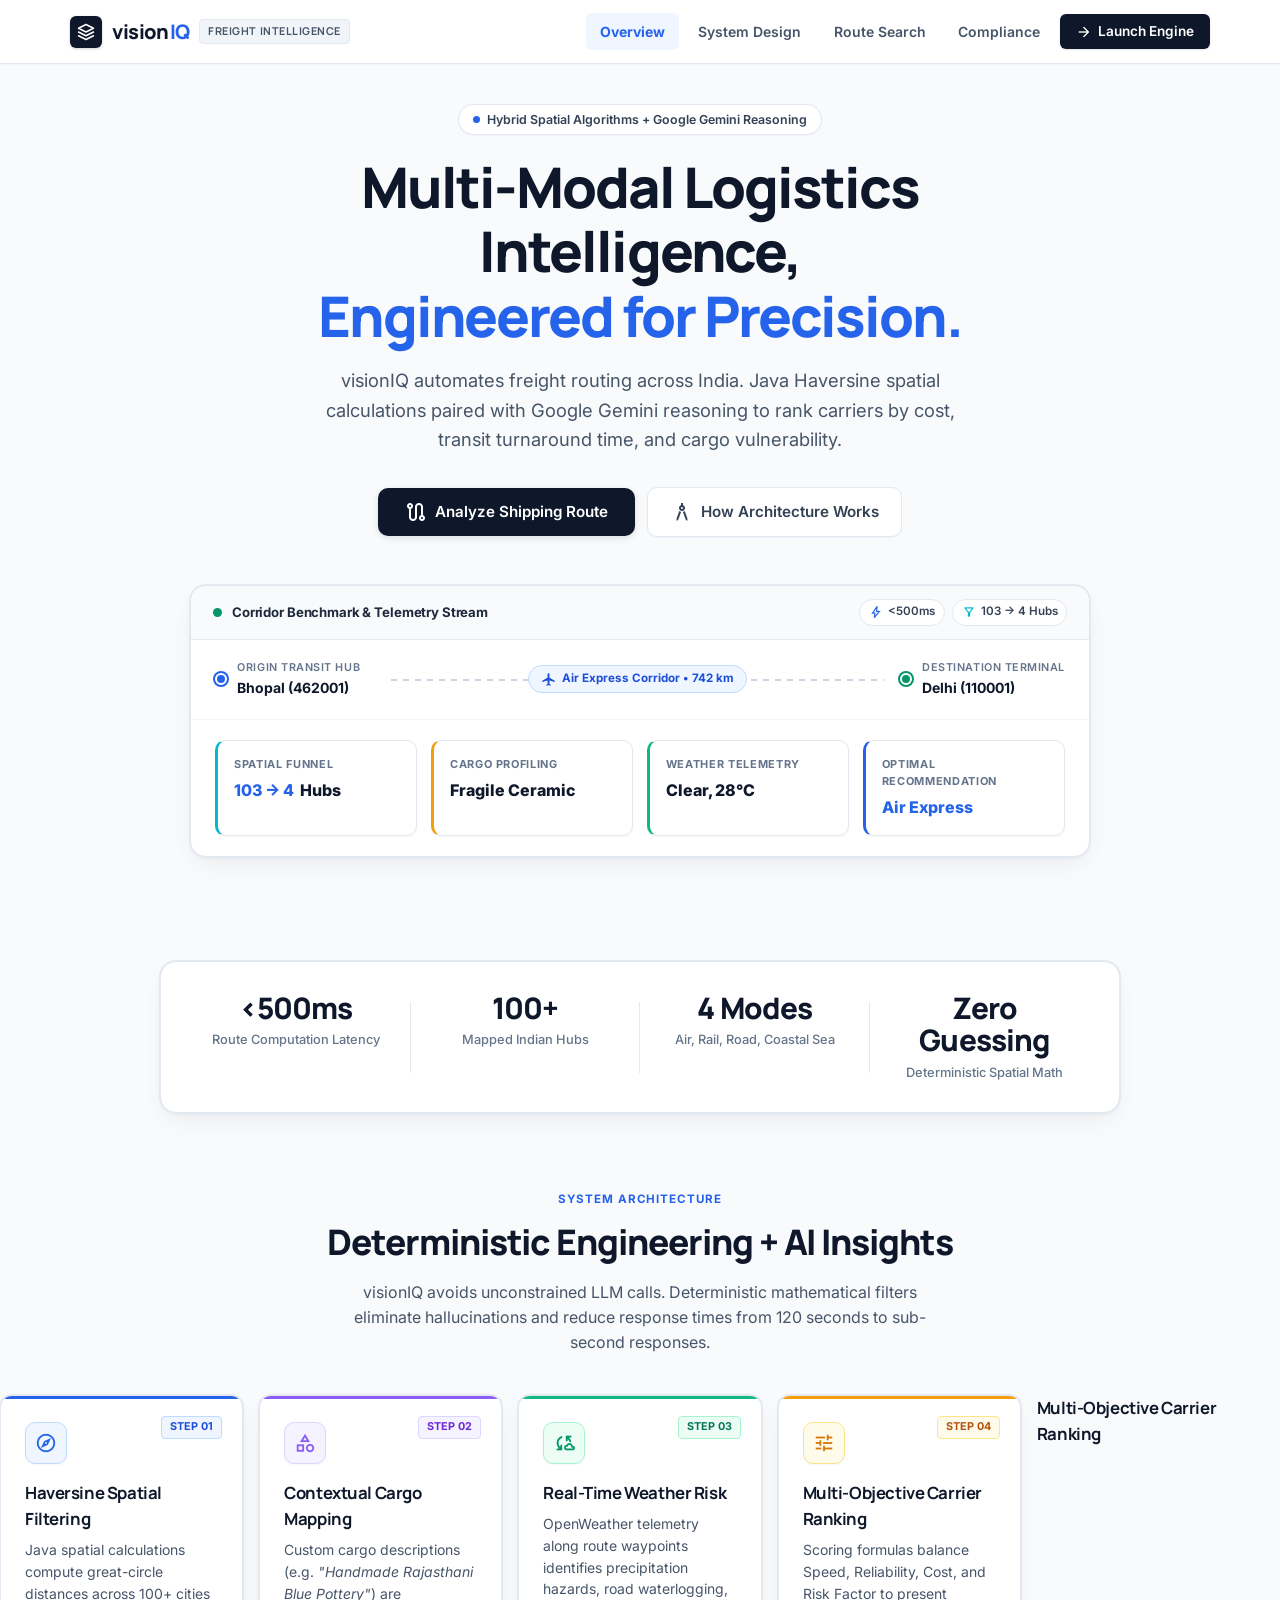
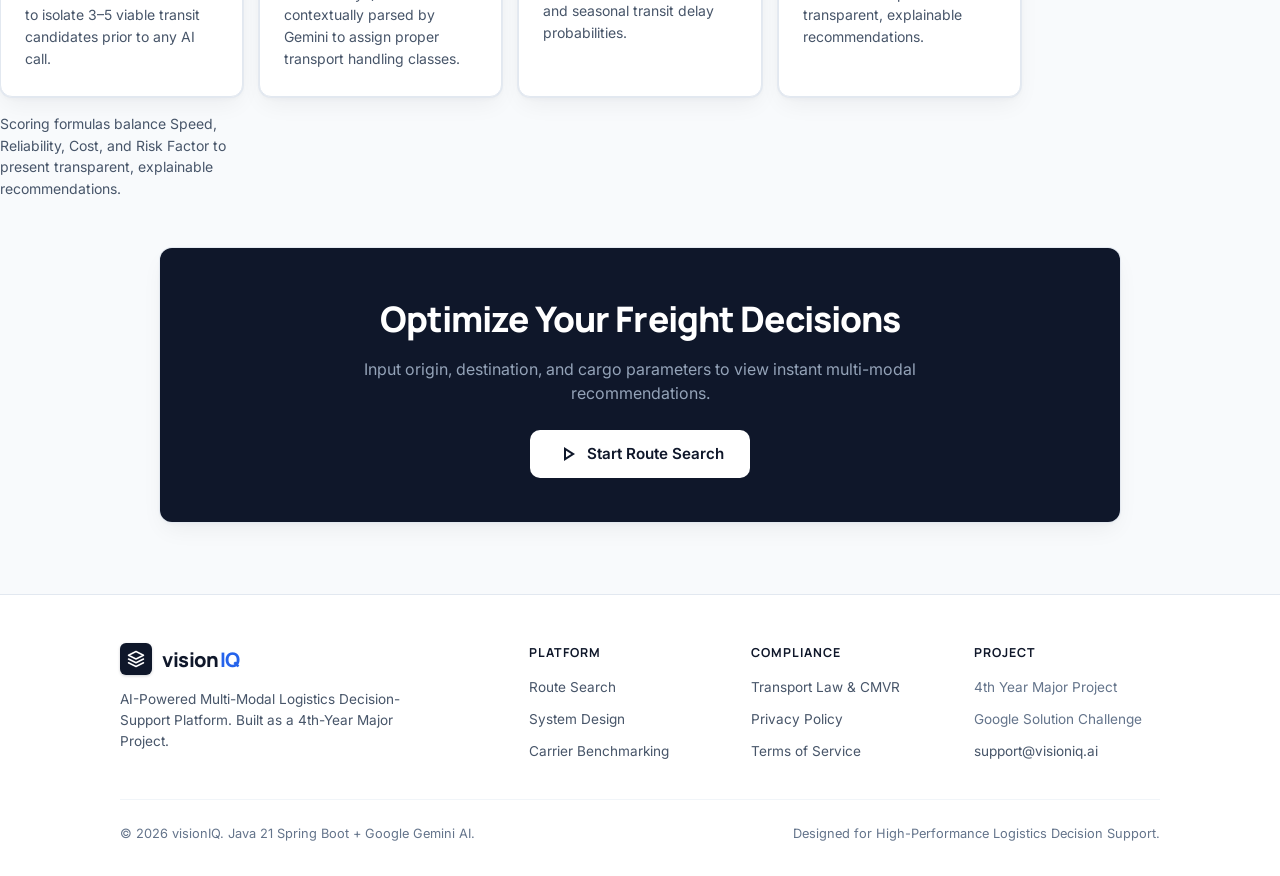
<file: src/main/resources/static/index.html>
<!DOCTYPE html>
<html class="scroll-smooth" lang="en">

<head>
    <meta charset="utf-8" />
    <meta content="width=device-width, initial-scale=1.0" name="viewport" />
    <title>visionIQ | Multi-Modal Freight Intelligence</title>
    <link rel="preconnect" href="https://fonts.googleapis.com">
    <link rel="preconnect" href="https://fonts.gstatic.com" crossorigin>
    <link href="https://fonts.googleapis.com/css2?family=Manrope:wght@400;500;600;700;800&family=Inter:wght@400;500;600;700&family=JetBrains+Mono:wght@500;700&display=swap" rel="stylesheet" />
    <link href="https://fonts.googleapis.com/css2?family=Material+Symbols+Outlined:wght,FILL@100..700,0..1&display=swap" rel="stylesheet" />
    <link rel="stylesheet" href="style.css" />
</head>

<body>
    <div class="page-transition-overlay" id="page-transition"></div>

    <!-- Clean Sticky Navigation -->
    <header class="top-nav">
        <div class="nav-inner">
            <a href="index.html" class="brand-wrapper">
                <div class="brand-icon">
                    <svg viewBox="0 0 24 24">
                        <path d="M12 2L2 7l10 5 10-5-10-5zM2 17l10 5 10-5M2 12l10 5 10-5" stroke="#FFFFFF" stroke-width="2" stroke-linecap="round" stroke-linejoin="round" fill="none"/>
                    </svg>
                </div>
                <div class="brand-text">
                    vision<span class="iq-badge">IQ</span>
                    <span class="brand-tag">Freight Intelligence</span>
                </div>
            </a>
            <div class="nav-links">
                <a href="index.html" class="nav-link active">Overview</a>
                <a href="#architecture" class="nav-link">System Design</a>
                <a href="shipment.html" class="nav-link">Route Search</a>
                <a href="compliance.html" class="nav-link">Compliance</a>
                <a href="shipment.html" class="nav-cta">
                    <span class="material-symbols-outlined" style="font-size: 16px;">arrow_forward</span>
                    Launch Engine
                </a>
            </div>
        </div>
    </header>

    <main>
        <!-- Hero Section -->
        <section class="hero-section">
            <div class="hero-pill">
                <span class="dot"></span>
                <span>Hybrid Spatial Algorithms + Google Gemini Reasoning</span>
            </div>

            <h1 class="hero-title">
                Multi-Modal Logistics Intelligence, <br>
                <span class="accent-text">Engineered for Precision.</span>
            </h1>

            <p class="hero-subtext">
                visionIQ automates freight routing across India. Java Haversine spatial calculations paired with Google Gemini reasoning to rank carriers by cost, transit turnaround time, and cargo vulnerability.
            </p>

            <div class="hero-actions">
                <a href="shipment.html" class="btn-primary-hero">
                    <span class="material-symbols-outlined">route</span>
                    Analyze Shipping Route
                </a>
                <a href="#architecture" class="btn-secondary-hero">
                    <span class="material-symbols-outlined">architecture</span>
                    How Architecture Works
                </a>
            </div>

            <!-- Distinct Hero Showcase Cockpit Card -->
            <div class="hero-showcase">
                <div class="showcase-cockpit-bar">
                    <div class="cockpit-status">
                        <span class="pulse-beacon"></span>
                        <span class="cockpit-title">Corridor Benchmark &amp; Telemetry Stream</span>
                    </div>
                    <div class="cockpit-tags">
                        <span class="cockpit-badge"><span class="material-symbols-outlined">bolt</span> &lt;500ms</span>
                        <span class="cockpit-badge hub-badge"><span class="material-symbols-outlined">filter_alt</span> 103 → 4 Hubs</span>
                    </div>
                </div>

                <!-- Corridor Visual Track -->
                <div class="showcase-corridor-track">
                    <div class="track-node origin">
                        <span class="track-dot"></span>
                        <div class="track-info">
                            <span class="track-label">Origin Transit Hub</span>
                            <span class="track-name">Bhopal (462001)</span>
                        </div>
                    </div>
                    <div class="track-line">
                        <span class="track-mode-pill">
                            <span class="material-symbols-outlined">flight</span>
                            Air Express Corridor • 742 km
                        </span>
                    </div>
                    <div class="track-node dest">
                        <span class="track-dot"></span>
                        <div class="track-info">
                            <span class="track-label">Destination Terminal</span>
                            <span class="track-name">Delhi (110001)</span>
                        </div>
                    </div>
                </div>

                <!-- Showcase Stat Metrics Grid -->
                <div class="showcase-body">
                    <div class="showcase-grid">
                        <div class="showcase-stat-box stat-box-funnel">
                            <div class="stat-label">Spatial Funnel</div>
                            <div class="stat-value">
                                <span class="stat-highlight">103 → 4</span> Hubs
                            </div>
                        </div>
                        <div class="showcase-stat-box stat-box-cargo">
                            <div class="stat-label">Cargo Profiling</div>
                            <div class="stat-value">
                                <span>Fragile Ceramic</span>
                            </div>
                        </div>
                        <div class="showcase-stat-box stat-box-weather">
                            <div class="stat-label">Weather Telemetry</div>
                            <div class="stat-value">
                                <span>Clear, 28°C</span>
                            </div>
                        </div>
                        <div class="showcase-stat-box stat-box-carrier">
                            <div class="stat-label">Optimal Recommendation</div>
                            <div class="stat-value">
                                <span class="stat-highlight">Air Express</span>
                            </div>
                        </div>
                    </div>
                </div>
            </div>
        </section>

        <!-- Metrics Ribbon -->
        <div class="metrics-ribbon">
            <div class="metric-item">
                <div class="metric-number">&lt;500ms</div>
                <div class="metric-text">Route Computation Latency</div>
            </div>
            <div class="metric-item">
                <div class="metric-number">100+</div>
                <div class="metric-text">Mapped Indian Hubs</div>
            </div>
            <div class="metric-item">
                <div class="metric-number">4 Modes</div>
                <div class="metric-text">Air, Rail, Road, Coastal Sea</div>
            </div>
            <div class="metric-item">
                <div class="metric-number">Zero Guessing</div>
                <div class="metric-text">Deterministic Spatial Math</div>
            </div>
        </div>

        <!-- Architecture & Features Section -->
        <section class="section-wrapper" id="architecture">
            <div style="text-align: center;">
                <span class="section-tag">System Architecture</span>
                <h2 class="section-title">Deterministic Engineering + AI Insights</h2>
                <p class="section-desc" style="margin-left: auto; margin-right: auto;">
                    visionIQ avoids unconstrained LLM calls. Deterministic mathematical filters eliminate hallucinations and reduce response times from 120 seconds to sub-second responses.
                </p>
            </div>

            <div class="architecture-grid">
                <div class="arch-card step-1">
                    <span class="arch-step-badge">STEP 01</span>
                    <div class="arch-icon-box">
                        <span class="material-symbols-outlined">explore</span>
                    </div>
                    <h3 class="arch-card-title">Haversine Spatial Filtering</h3>
                    <p class="arch-card-desc">
                        Java spatial calculations compute great-circle distances across 100+ cities to isolate 3–5 viable transit candidates prior to any AI call.
                    </p>
                </div>

                <div class="arch-card step-2">
                    <span class="arch-step-badge">STEP 02</span>
                    <div class="arch-icon-box">
                        <span class="material-symbols-outlined">category</span>
                    </div>
                    <h3 class="arch-card-title">Contextual Cargo Mapping</h3>
                    <p class="arch-card-desc">
                        Custom cargo descriptions (e.g. <em>"Handmade Rajasthani Blue Pottery"</em>) are contextually parsed by Gemini to assign proper transport handling classes.
                    </p>
                </div>

                <div class="arch-card step-3">
                    <span class="arch-step-badge">STEP 03</span>
                    <div class="arch-icon-box">
                        <span class="material-symbols-outlined">cloud_sync</span>
                    </div>
                    <h3 class="arch-card-title">Real-Time Weather Risk</h3>
                    <p class="arch-card-desc">
                        OpenWeather telemetry along route waypoints identifies precipitation hazards, road waterlogging, and seasonal transit delay probabilities.
                    </p>
                </div>

                <div class="arch-card step-4">
                    <span class="arch-step-badge">STEP 04</span>
                    <div class="arch-icon-box">
                        <span class="material-symbols-outlined">tune</span>
                    </div>
                    <h3 class="arch-card-title">Multi-Objective Carrier Ranking</h3>
                    <p class="arch-card-desc">
                        Scoring formulas balance Speed, Reliability, Cost, and Risk Factor to present transparent, explainable recommendations.
                    </p>
                </div>
                    <h3 class="arch-card-title">Multi-Objective Carrier Ranking</h3>
                    <p class="arch-card-desc">
                        Scoring formulas balance Speed, Reliability, Cost, and Risk Factor to present transparent, explainable recommendations.
                    </p>
                </div>
            </div>
        </section>

        <!-- CTA Section -->
        <div class="cta-banner">
            <h2 class="cta-banner-title">Optimize Your Freight Decisions</h2>
            <p class="cta-banner-desc">
                Input origin, destination, and cargo parameters to view instant multi-modal recommendations.
            </p>
            <a href="shipment.html" class="btn-primary-hero">
                <span class="material-symbols-outlined">play_arrow</span>
                Start Route Search
            </a>
        </div>
    </main>

    <!-- Clean Neutral Footer -->
    <footer class="site-footer">
        <div class="footer-inner">
            <div class="footer-grid">
                <div>
                    <div class="brand-wrapper" style="margin-bottom: 0.85rem;">
                        <div class="brand-icon">
                            <svg viewBox="0 0 24 24">
                                <path d="M12 2L2 7l10 5 10-5-10-5zM2 17l10 5 10-5M2 12l10 5 10-5" stroke="#FFFFFF" stroke-width="2" stroke-linecap="round" stroke-linejoin="round" fill="none"/>
                            </svg>
                        </div>
                        <div class="brand-text">
                            vision<span class="iq-badge">IQ</span>
                        </div>
                    </div>
                    <p class="footer-desc">
                        AI-Powered Multi-Modal Logistics Decision-Support Platform. Built as a 4th-Year Major Project.
                    </p>
                </div>
                <div>
                    <h4 class="footer-heading">Platform</h4>
                    <ul class="footer-list">
                        <li><a href="shipment.html" class="footer-link">Route Search</a></li>
                        <li><a href="#architecture" class="footer-link">System Design</a></li>
                        <li><a href="shipment.html" class="footer-link">Carrier Benchmarking</a></li>
                    </ul>
                </div>
                <div>
                    <h4 class="footer-heading">Compliance</h4>
                    <ul class="footer-list">
                        <li><a href="compliance.html" class="footer-link">Transport Law &amp; CMVR</a></li>
                        <li><a href="privacy.html" class="footer-link">Privacy Policy</a></li>
                        <li><a href="terms.html" class="footer-link">Terms of Service</a></li>
                    </ul>
                </div>
                <div>
                    <h4 class="footer-heading">Project</h4>
                    <ul class="footer-list">
                        <li><span class="footer-link" style="color: #64748B;">4th Year Major Project</span></li>
                        <li><span class="footer-link" style="color: #64748B;">Google Solution Challenge</span></li>
                        <li><a href="mailto:support@visioniq.ai" class="footer-link">support@visioniq.ai</a></li>
                    </ul>
                </div>
            </div>
            <div class="footer-bottom">
                <p>© 2026 visionIQ. Java 21 Spring Boot + Google Gemini AI.</p>
                <p>Designed for High-Performance Logistics Decision Support.</p>
            </div>
        </div>
    </footer>

    <script>
        document.addEventListener("DOMContentLoaded", () => {
            setTimeout(() => {
                const overlay = document.getElementById('page-transition');
                if (overlay) overlay.classList.add('hidden');
            }, 50);
        });
    </script>
</body>
</html>
</file>
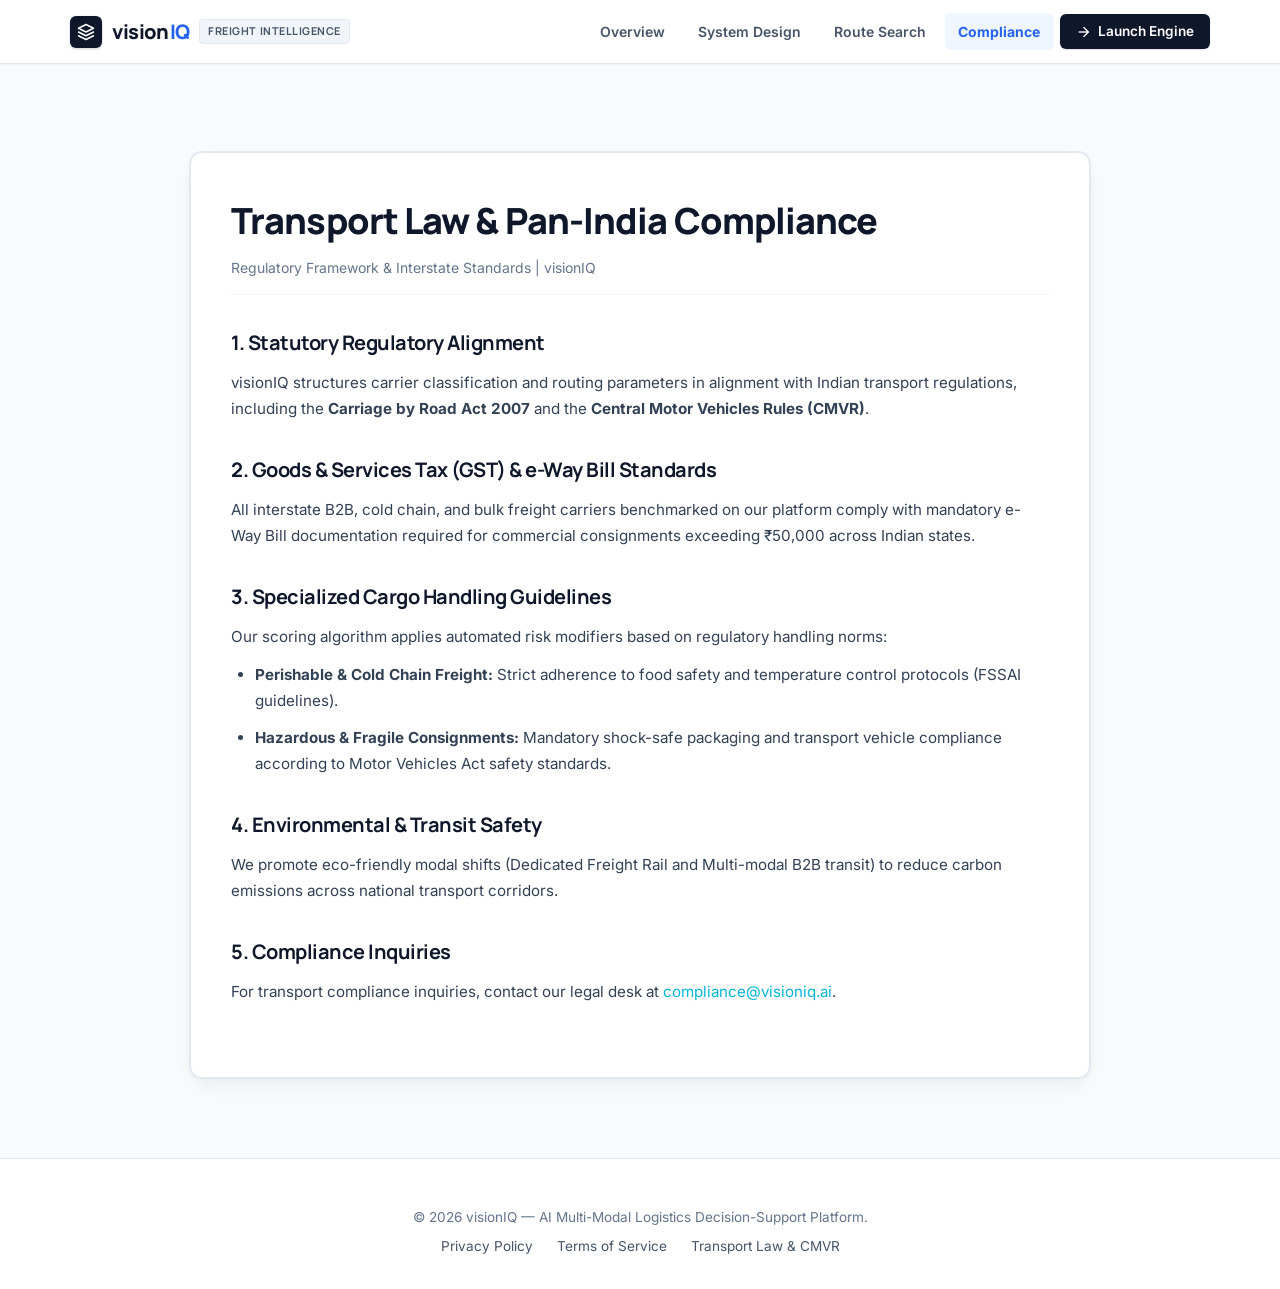
<file: src/main/resources/static/compliance.html>
<!DOCTYPE html>
<html lang="en">
<head>
  <meta charset="utf-8">
  <meta content="width=device-width, initial-scale=1.0" name="viewport">
  <title>Transport Law &amp; Pan-India Compliance | visionIQ</title>
  <link rel="preconnect" href="https://fonts.googleapis.com">
  <link rel="preconnect" href="https://fonts.gstatic.com" crossorigin>
  <link href="https://fonts.googleapis.com/css2?family=Manrope:wght@400;500;600;700;800&family=Inter:wght@400;500;600;700&display=swap" rel="stylesheet">
  <link href="https://fonts.googleapis.com/css2?family=Material+Symbols+Outlined:wght,FILL@100..700,0..1&display=swap" rel="stylesheet">
  <link rel="stylesheet" href="style.css">
  <style>
    .legal-container {
      max-width: 900px;
      margin: 3rem auto 5rem;
      padding: 2.5rem;
      background: #FFFFFF;
      border-radius: var(--radius-lg);
      border: 1px solid var(--border-color);
      box-shadow: var(--shadow-card);
    }
    .legal-title {
      font-size: 2.25rem;
      font-weight: 800;
      color: var(--color-slate-900);
      margin-bottom: 0.5rem;
    }
    .legal-updated {
      font-size: 0.875rem;
      color: var(--color-slate-500);
      margin-bottom: 2rem;
      padding-bottom: 1rem;
      border-bottom: 1px solid var(--border-subtle);
    }
    .legal-section {
      margin-bottom: 2rem;
    }
    .legal-section h2 {
      font-size: 1.25rem;
      font-weight: 700;
      color: var(--color-slate-900);
      margin-bottom: 0.75rem;
    }
    .legal-section p, .legal-section li {
      font-size: 0.95rem;
      line-height: 1.7;
      color: var(--color-slate-700);
      margin-bottom: 0.75rem;
    }
    .legal-section ul {
      padding-left: 1.5rem;
    }
  </style>
</head>
<body>
  <div class="page-transition-overlay" id="page-transition"></div>

  <header class="top-nav">
    <div class="nav-inner">
      <a href="index.html" class="brand-wrapper">
        <div class="brand-icon">
          <svg viewBox="0 0 24 24">
            <path d="M12 2L2 7l10 5 10-5-10-5zM2 17l10 5 10-5M2 12l10 5 10-5" stroke="#FFFFFF" stroke-width="2" stroke-linecap="round" stroke-linejoin="round" fill="none"/>
          </svg>
        </div>
        <div class="brand-text">
          vision<span class="iq-badge">IQ</span>
          <span class="brand-tag">Freight Intelligence</span>
        </div>
      </a>
      <div class="nav-links">
        <a href="index.html" class="nav-link">Overview</a>
        <a href="index.html#architecture" class="nav-link">System Design</a>
        <a href="shipment.html" class="nav-link">Route Search</a>
        <a href="compliance.html" class="nav-link active">Compliance</a>
        <a href="shipment.html" class="nav-cta">
          <span class="material-symbols-outlined" style="font-size: 16px;">arrow_forward</span>
          Launch Engine
        </a>
      </div>
    </div>
  </header>

  <main class="main-content" style="padding-top: 6.5rem;">
    <div class="legal-container">
      <h1 class="legal-title">Transport Law &amp; Pan-India Compliance</h1>
      <div class="legal-updated">Regulatory Framework &amp; Interstate Standards | visionIQ</div>

      <div class="legal-section">
        <h2>1. Statutory Regulatory Alignment</h2>
        <p>visionIQ structures carrier classification and routing parameters in alignment with Indian transport regulations, including the <strong>Carriage by Road Act 2007</strong> and the <strong>Central Motor Vehicles Rules (CMVR)</strong>.</p>
      </div>

      <div class="legal-section">
        <h2>2. Goods &amp; Services Tax (GST) &amp; e-Way Bill Standards</h2>
        <p>All interstate B2B, cold chain, and bulk freight carriers benchmarked on our platform comply with mandatory e-Way Bill documentation required for commercial consignments exceeding ₹50,000 across Indian states.</p>
      </div>

      <div class="legal-section">
        <h2>3. Specialized Cargo Handling Guidelines</h2>
        <p>Our scoring algorithm applies automated risk modifiers based on regulatory handling norms:</p>
        <ul>
          <li><strong>Perishable &amp; Cold Chain Freight:</strong> Strict adherence to food safety and temperature control protocols (FSSAI guidelines).</li>
          <li><strong>Hazardous &amp; Fragile Consignments:</strong> Mandatory shock-safe packaging and transport vehicle compliance according to Motor Vehicles Act safety standards.</li>
        </ul>
      </div>

      <div class="legal-section">
        <h2>4. Environmental &amp; Transit Safety</h2>
        <p>We promote eco-friendly modal shifts (Dedicated Freight Rail and Multi-modal B2B transit) to reduce carbon emissions across national transport corridors.</p>
      </div>

      <div class="legal-section">
        <h2>5. Compliance Inquiries</h2>
        <p>For transport compliance inquiries, contact our legal desk at <a href="mailto:compliance@visioniq.ai" style="color: #06B6D4;">compliance@visioniq.ai</a>.</p>
      </div>
    </div>
  </main>

  <footer class="site-footer">
    <div class="footer-inner" style="text-align: center;">
      <p style="font-size: 0.85rem; color: var(--text-muted); margin-bottom: 0.5rem;">
        © 2026 visionIQ — AI Multi-Modal Logistics Decision-Support Platform.
      </p>
      <div style="display: flex; justify-content: center; gap: 1.5rem; font-size: 0.8rem; color: var(--text-subtle);">
        <a href="privacy.html" class="footer-link">Privacy Policy</a>
        <a href="terms.html" class="footer-link">Terms of Service</a>
        <a href="compliance.html" class="footer-link">Transport Law &amp; CMVR</a>
      </div>
    </div>
  </footer>

  <script>
    document.addEventListener("DOMContentLoaded", () => {
      setTimeout(() => {
        const overlay = document.getElementById('page-transition');
        if (overlay) overlay.classList.add('hidden');
      }, 50);
    });
  </script>
</body>
</html>
</file>
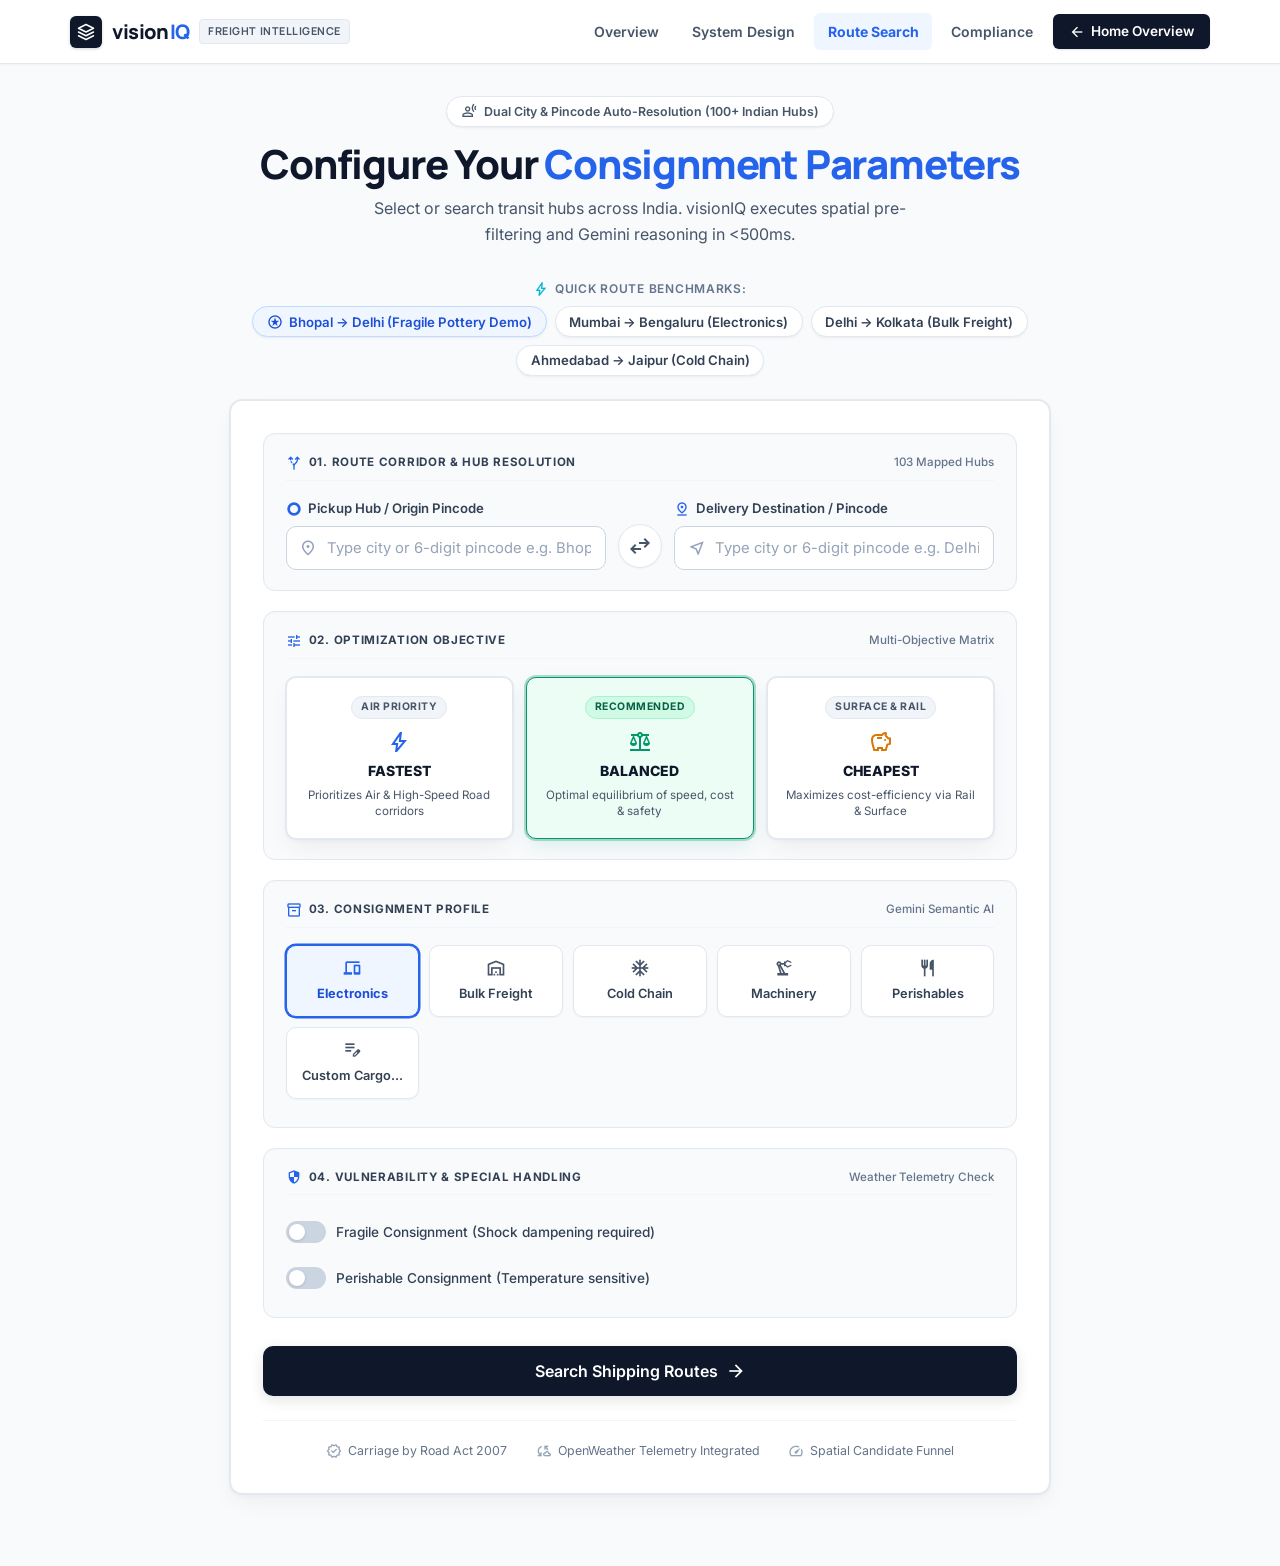
<file: src/main/resources/static/details.html>
<!DOCTYPE html>
<html lang="en">
<head>
  <meta charset="utf-8">
  <meta content="width=device-width, initial-scale=1.0" name="viewport">
  <title>Shipment Dossier &amp; Blueprint | visionIQ</title>
  <link rel="preconnect" href="https://fonts.googleapis.com">
  <link rel="preconnect" href="https://fonts.gstatic.com" crossorigin>
  <link href="https://fonts.googleapis.com/css2?family=Manrope:wght@400;500;600;700;800&family=Inter:wght@400;500;600;700&family=JetBrains+Mono:wght@500;700&display=swap" rel="stylesheet">
  <link href="https://fonts.googleapis.com/css2?family=Material+Symbols+Outlined:wght,FILL@100..700,0..1&display=swap" rel="stylesheet">
  <link rel="stylesheet" href="style.css">
  <link rel="stylesheet" href="details.css">
</head>
<body>
  <div class="page-transition-overlay" id="page-transition"></div>

  <!-- Navigation -->
  <header class="top-nav">
    <div class="nav-inner">
      <a href="index.html" class="brand-wrapper">
        <div class="brand-icon">
          <svg viewBox="0 0 24 24">
            <path d="M12 2L2 7l10 5 10-5-10-5zM2 17l10 5 10-5M2 12l10 5 10-5" stroke="#FFFFFF" stroke-width="2" stroke-linecap="round" stroke-linejoin="round" fill="none"/>
          </svg>
        </div>
        <div class="brand-text">
          vision<span class="iq-badge">IQ</span>
          <span class="brand-tag">Freight Intelligence</span>
        </div>
      </a>
      <div class="nav-links">
        <a href="index.html" class="nav-link">Overview</a>
        <a href="results.html" class="nav-link">
          <span class="material-symbols-outlined" style="font-size: 16px;">arrow_back</span>
          Back to Results
        </a>
        <a href="compliance.html" class="nav-link">Compliance</a>
        <a href="shipment.html" class="nav-cta">
          <span class="material-symbols-outlined" style="font-size: 16px;">search</span>
          New Search
        </a>
      </div>
    </div>
  </header>

  <main class="main-content" style="padding-top: 6.5rem;">
    <div class="details-content">
      
      <!-- Official Printable Manifest Header (Visible on Print/Export) -->
      <div class="print-manifest-header print-only">
        <div class="manifest-letterhead">
          <div class="manifest-brand">
            <div class="manifest-brand-title">visionIQ</div>
            <div class="manifest-brand-sub">MULTI-MODAL FREIGHT INTELLIGENCE NETWORK • INDIA CORRIDOR</div>
          </div>
          <div class="manifest-meta-box">
            <div><strong>DOCUMENT:</strong> OFFICIAL CONSIGNMENT WAYBILL &amp; MANIFEST</div>
            <div><strong>WAYBILL REF:</strong> <span id="printWaybillNo">VIQ-WB-2026-849201</span></div>
            <div><strong>DATE / TIME:</strong> <span id="printIssueDateTime">23 Nov 2026, 20:30 IST</span></div>
            <div><strong>LEGAL STANDARD:</strong> Carriage by Road Act 2007 &amp; CMVR Rule 138</div>
          </div>
        </div>
        <div class="manifest-barcode-strip">
          <div class="barcode-graphic">||||| | |||| ||| |||||| | ||||| || ||||||| ||| |||| |</div>
          <div class="barcode-caption">SECURITY ENCRYPTED ROUTING CODE • VERIFIED BY GEMINI 2.5 TELEMETRY ENGINE</div>
        </div>
      </div>

      <div class="details-header">
        <div class="route-pill" style="margin-bottom: 0.75rem;">
          <span class="material-symbols-outlined">inventory_2</span>
          <span id="routeLabel">Corridor Blueprint</span>
        </div>
        <h1 class="hero-title" style="font-size: clamp(1.85rem, 3.5vw, 2.5rem); margin-bottom: 0.5rem;">
          Final Logistics <span class="accent-text">Shipment Dossier</span>
        </h1>
        <p class="hero-subtext" style="margin-bottom: 2rem;">
          Review carrier specifications, corridor weather conditions, and transport parameters.
        </p>
      </div>

      <!-- Two-Column Dossier Grid -->
      <div class="details-grid">
        
        <!-- Left: Selected Carrier Specifications -->
        <article class="details-card">
          <div class="details-card-header">
            <h2 class="details-card-title">
              <span class="material-symbols-outlined">local_shipping</span>
              Carrier Assessment Dossier
            </h2>
            <span id="carrierGradeBadge" class="carrier-grade-badge grade-A">Grade A</span>
          </div>

          <div class="details-list">
            <div class="details-item">
              <span class="details-item-label">Recommended Carrier</span>
              <span class="details-item-val" style="color: var(--color-primary); font-weight: 700;" id="carrierName">—</span>
            </div>
            <div class="details-item">
              <span class="details-item-label">Transport Mode</span>
              <span class="details-item-val" id="carrierMode">—</span>
            </div>
            <div class="details-item">
              <span class="details-item-label">Estimated Transit Duration</span>
              <span class="details-item-val" id="carrierTransit">—</span>
            </div>
            <div class="details-item">
              <span class="details-item-label">Benchmarked Freight Tariff</span>
              <span class="details-item-val" style="color: var(--color-primary); font-weight: 700;" id="carrierCost">—</span>
            </div>
            <div class="details-item">
              <span class="details-item-label">Vulnerability Risk Score</span>
              <span class="details-item-val" id="carrierRisk">—</span>
            </div>
            <div class="details-item" style="flex-direction: column; align-items: flex-start; gap: 0.35rem; padding-top: 0.85rem;">
              <span class="details-item-label">Recommendation Factors:</span>
              <div style="background: var(--bg-surface-subtle); border: 1px solid var(--border-color); padding: 0.75rem; border-radius: var(--radius-sm); font-size: 0.825rem; color: var(--color-slate-700); line-height: 1.5; width: 100%;" id="carrierAiReason">
                —
              </div>
            </div>
          </div>
        </article>

        <!-- Right: Consignment Parameters -->
        <article class="details-card">
          <div class="details-card-header">
            <h2 class="details-card-title">
              <span class="material-symbols-outlined">receipt_long</span>
              Consignment Profile
            </h2>
            <span style="font-size: 0.75rem; font-family: var(--font-mono); color: var(--color-slate-500);">VERIFIED</span>
          </div>

          <div class="details-list">
            <div class="details-item">
              <span class="details-item-label">Origin Hub</span>
              <span class="details-item-val" id="shipOrigin">—</span>
            </div>
            <div class="details-item">
              <span class="details-item-label">Destination Hub</span>
              <span class="details-item-val" id="shipDestination">—</span>
            </div>
            <div class="details-item">
              <span class="details-item-label">Cargo Classification</span>
              <span class="details-item-val" style="color: var(--color-primary); font-weight: 700;" id="shipCargo">—</span>
            </div>
            <div class="details-item">
              <span class="details-item-label">Priority Strategy</span>
              <span class="details-item-val" id="shipPriority">BALANCED</span>
            </div>
            <div class="details-item">
              <span class="details-item-label">Fragile Consignment</span>
              <span class="details-item-val" id="shipFragile">No</span>
            </div>
            <div class="details-item">
              <span class="details-item-label">Cold Chain / Perishable</span>
              <span class="details-item-val" id="shipPerishable">No</span>
            </div>
            <div class="details-item">
              <span class="details-item-label">Analysis Timestamp</span>
              <span class="details-item-val" style="font-size: 0.8rem; font-family: var(--font-mono); color: var(--text-subtle);" id="shipTimestamp">Live</span>
            </div>
          </div>
        </article>

      </div>

      <!-- Step-by-Step Waypoint Roadmap -->
      <section class="journey-timeline-card">
        <div class="details-card-header">
          <h2 class="details-card-title">
            <span class="material-symbols-outlined">alt_route</span>
            Corridor Waypoints &amp; Environmental Telemetry
          </h2>
          <span style="font-size: 0.75rem; color: #10B981; font-weight: 600;">Optimal Highway / Rail Corridor</span>
        </div>

        <div class="journey-stops-list" id="journeyStopsList">
          <!-- Populated dynamically -->
        </div>
      </section>

      <!-- Official Printable Manifest Statutory Footer (Visible on Print/Export) -->
      <div class="print-manifest-footer print-only">
        <div class="manifest-statutory-notice">
          <strong>STATUTORY CONSIGNMENT DECLARATION:</strong> This electronic freight consignment manifest and multi-modal routing waybill is generated by the visionIQ intelligent logistics decision-support engine pursuant to Section 9 of the Carriage by Road Act 2007 and Central Motor Vehicles Rules (CMVR) Rule 138. The carrier allocation, spatial candidate corridor sequence, and dynamic risk index have been algorithmically validated and cross-referenced with live OpenWeather meteorological telemetry.
        </div>
        <div class="manifest-signatures-grid">
          <div class="signature-box">
            <div class="signature-line"></div>
            <div class="signature-label">Consignor / Shipper Authorized Signatory</div>
            <div class="signature-hub" id="printOriginHub">Origin Hub Dispatch</div>
          </div>
          <div class="signature-box">
            <div class="signature-line"></div>
            <div class="signature-label">Allocated Logistics Carrier Dispatch</div>
            <div class="signature-hub" id="printCarrierOfficer">Carrier Operations Desk</div>
          </div>
          <div class="signature-box">
            <div class="signature-line"></div>
            <div class="signature-label">Inward Cargo Terminal Handover</div>
            <div class="signature-hub" id="printDestHub">Destination Delivery Terminal</div>
          </div>
        </div>
        <div class="manifest-watermark-row">
          <span>FINAL YEAR MAJOR PROJECT • ACADEMIC PROTOTYPE FOR MULTI-MODAL LOGISTICS OPTIMIZATION</span>
          <span>SYSTEM GENERATED • PAGE 1 OF 1</span>
        </div>
      </div>

      <!-- Actions Ribbon -->
      <div class="details-actions">
        <button class="btn-book" type="button" onclick="confirmBooking()">
          <span class="material-symbols-outlined">check_circle</span>
          Confirm Consignment Booking
        </button>
        <button class="btn-print-manifest" type="button" onclick="printManifest()">
          <span class="material-symbols-outlined">print</span>
          1-Click Export Waybill / Print Manifest (PDF)
        </button>
        <a href="shipment.html" class="btn-secondary-action">
          <span class="material-symbols-outlined">restart_alt</span>
          Plan Another Route
        </a>
      </div>

    </div>
  </main>

  <footer class="site-footer">
    <div class="footer-inner" style="text-align: center;">
      <p style="font-size: 0.85rem; color: var(--text-muted); margin-bottom: 0.5rem;">
        © 2026 visionIQ — AI Multi-Modal Logistics Decision-Support Platform.
      </p>
      <div style="display: flex; justify-content: center; gap: 1.5rem; font-size: 0.8rem; color: var(--text-subtle);">
        <a href="privacy.html" class="footer-link">Privacy Policy</a>
        <a href="terms.html" class="footer-link">Terms of Service</a>
        <a href="compliance.html" class="footer-link">Transport Law &amp; CMVR</a>
      </div>
    </div>
  </footer>

  <script>
    document.addEventListener('DOMContentLoaded', () => {
      setTimeout(() => {
        const overlay = document.getElementById('page-transition');
        if (overlay) overlay.classList.add('hidden');
      }, 50);

      const selectedCarrierRaw = sessionStorage.getItem('visioniqSelectedCarrier') || sessionStorage.getItem('erlSelectedCarrier');
      const requestRaw = sessionStorage.getItem('visioniqResult') || sessionStorage.getItem('erlResult');

      const carrier = selectedCarrierRaw ? JSON.parse(selectedCarrierRaw) : null;
      const request = requestRaw ? JSON.parse(requestRaw) : null;

      if (!request && !carrier) {
        window.location.href = 'shipment.html';
        return;
      }

      const origin = request ? (request.originCity || request.origin || 'Origin Hub') : 'Origin Hub';
      const dest = request ? (request.destCity || request.destination || 'Destination Hub') : 'Destination Hub';

      document.getElementById('routeLabel').textContent = `${origin} → ${dest}`;

      // Populate Request Parameters
      if (request) {
        document.getElementById('shipOrigin').textContent = `${origin} (${request.origin || '—'})`;
        document.getElementById('shipDestination').textContent = `${dest} (${request.destination || '—'})`;
        document.getElementById('shipCargo').textContent = request.cargoType || 'General Cargo';
        document.getElementById('shipPriority').textContent = request.priority || 'BALANCED';
        document.getElementById('shipFragile').textContent = request.fragile ? 'Yes (Shock-Dampened)' : 'Standard';
        document.getElementById('shipPerishable').textContent = request.perishable ? 'Yes (Temperature Monitored)' : 'No';
        document.getElementById('shipTimestamp').textContent = new Date().toLocaleTimeString([], { hour: '2-digit', minute: '2-digit' }) + ' IST';
      }

      // Populate Carrier Details
      if (carrier) {
        document.getElementById('carrierName').textContent = carrier.name || 'Verified Express Carrier';
        document.getElementById('carrierMode').textContent = `${carrier.mode || 'Surface'} Transit`;
        document.getElementById('carrierTransit').textContent = `${carrier.estimatedDays ?? 2} Business Days`;
        document.getElementById('carrierCost').textContent = `₹${carrier.costPerKg ?? 45}/kg`;
        document.getElementById('carrierRisk').textContent = `${carrier.riskScore ?? 15} / 100 (Safe)`;
        document.getElementById('carrierAiReason').textContent = carrier.aiReason || 'Selected by Gemini reasoning engine as optimal choice for transit speed, cost trade-off, and low vibration.';
        
        const gradeBadge = document.getElementById('carrierGradeBadge');
        if (gradeBadge) {
          gradeBadge.textContent = `Grade ${carrier.safetyGrade || 'A'}`;
        }
      }

      // Render Step-by-Step Waypoints
      renderWaypoints(origin, dest, carrier ? carrier.mode : 'Road');
    });

    function renderWaypoints(origin, dest, mode) {
      const container = document.getElementById('journeyStopsList');
      
      let intermediateHub = "Gwalior Transit Hub";
      if (origin.includes("Mumbai") || dest.includes("Bengaluru")) intermediateHub = "Pune Intermediate Hub";
      if (origin.includes("Delhi") || dest.includes("Kolkata")) intermediateHub = "Kanpur Freight Hub";
      if (origin.includes("Bhopal") || dest.includes("Delhi")) intermediateHub = "Gwalior Corridor Hub";

      container.innerHTML = `
        <div class="journey-stop-item">
          <div class="journey-stop-city">
            <span>${origin}</span>
            <span class="stop-weather-pill">🌤️ 26°C Clear</span>
          </div>
          <div class="journey-stop-meta">
            <span>Consignment Ingestion &amp; Barcode Staging</span>
            <span>•</span>
            <span style="color: #10B981;">Day 0 • Check-in Completed</span>
          </div>
        </div>

        <div class="journey-stop-item">
          <div class="journey-stop-city">
            <span>${intermediateHub}</span>
            <span class="stop-weather-pill" style="color: #F59E0B; border-color: rgba(245, 158, 11, 0.3);">🌦️ 24°C Moderate Rain Alert</span>
          </div>
          <div class="journey-stop-meta">
            <span>Regional Intermodal Sorting &amp; Corridor Cross-Docking</span>
            <span>•</span>
            <span style="color: #38BDF8;">Day 1 • In Transit (${mode})</span>
          </div>
        </div>

        <div class="journey-stop-item">
          <div class="journey-stop-city">
            <span>${dest} Terminal</span>
            <span class="stop-weather-pill">☀️ 28°C Optimal Delivery</span>
          </div>
          <div class="journey-stop-meta">
            <span>Destination Hub Arrival, Last-Mile Distribution</span>
            <span>•</span>
            <span style="color: #A855F7;">Scheduled Final Handover</span>
          </div>
        </div>
      `;
    }

    function confirmBooking() {
      alert('🎉 Consignment confirmed! Booking dossier generated with visionIQ tracking token: VIQ-' + Math.floor(100000 + Math.random() * 900000));
    }

    function printManifest() {
      const refNum = 'VIQ-WB-2026-' + Math.floor(100000 + Math.random() * 900000);
      const nowStr = new Date().toLocaleDateString('en-IN', { day: '2-digit', month: 'short', year: 'numeric' }) + ' ' + new Date().toLocaleTimeString('en-IN', { hour: '2-digit', minute: '2-digit' }) + ' IST';
      
      const waybillEl = document.getElementById('printWaybillNo');
      if (waybillEl) waybillEl.textContent = refNum;

      const dateEl = document.getElementById('printIssueDateTime');
      if (dateEl) dateEl.textContent = nowStr;

      const originHubEl = document.getElementById('printOriginHub');
      const shipOriginEl = document.getElementById('shipOrigin');
      if (originHubEl && shipOriginEl) originHubEl.textContent = shipOriginEl.textContent;

      const carrierOfficerEl = document.getElementById('printCarrierOfficer');
      const carrierNameEl = document.getElementById('carrierName');
      if (carrierOfficerEl && carrierNameEl) carrierOfficerEl.textContent = `${carrierNameEl.textContent} Dispatch Desk`;

      const destHubEl = document.getElementById('printDestHub');
      const shipDestEl = document.getElementById('shipDestination');
      if (destHubEl && shipDestEl) destHubEl.textContent = shipDestEl.textContent;

      window.print();
    }
  </script>
</body>
</html>
</file>
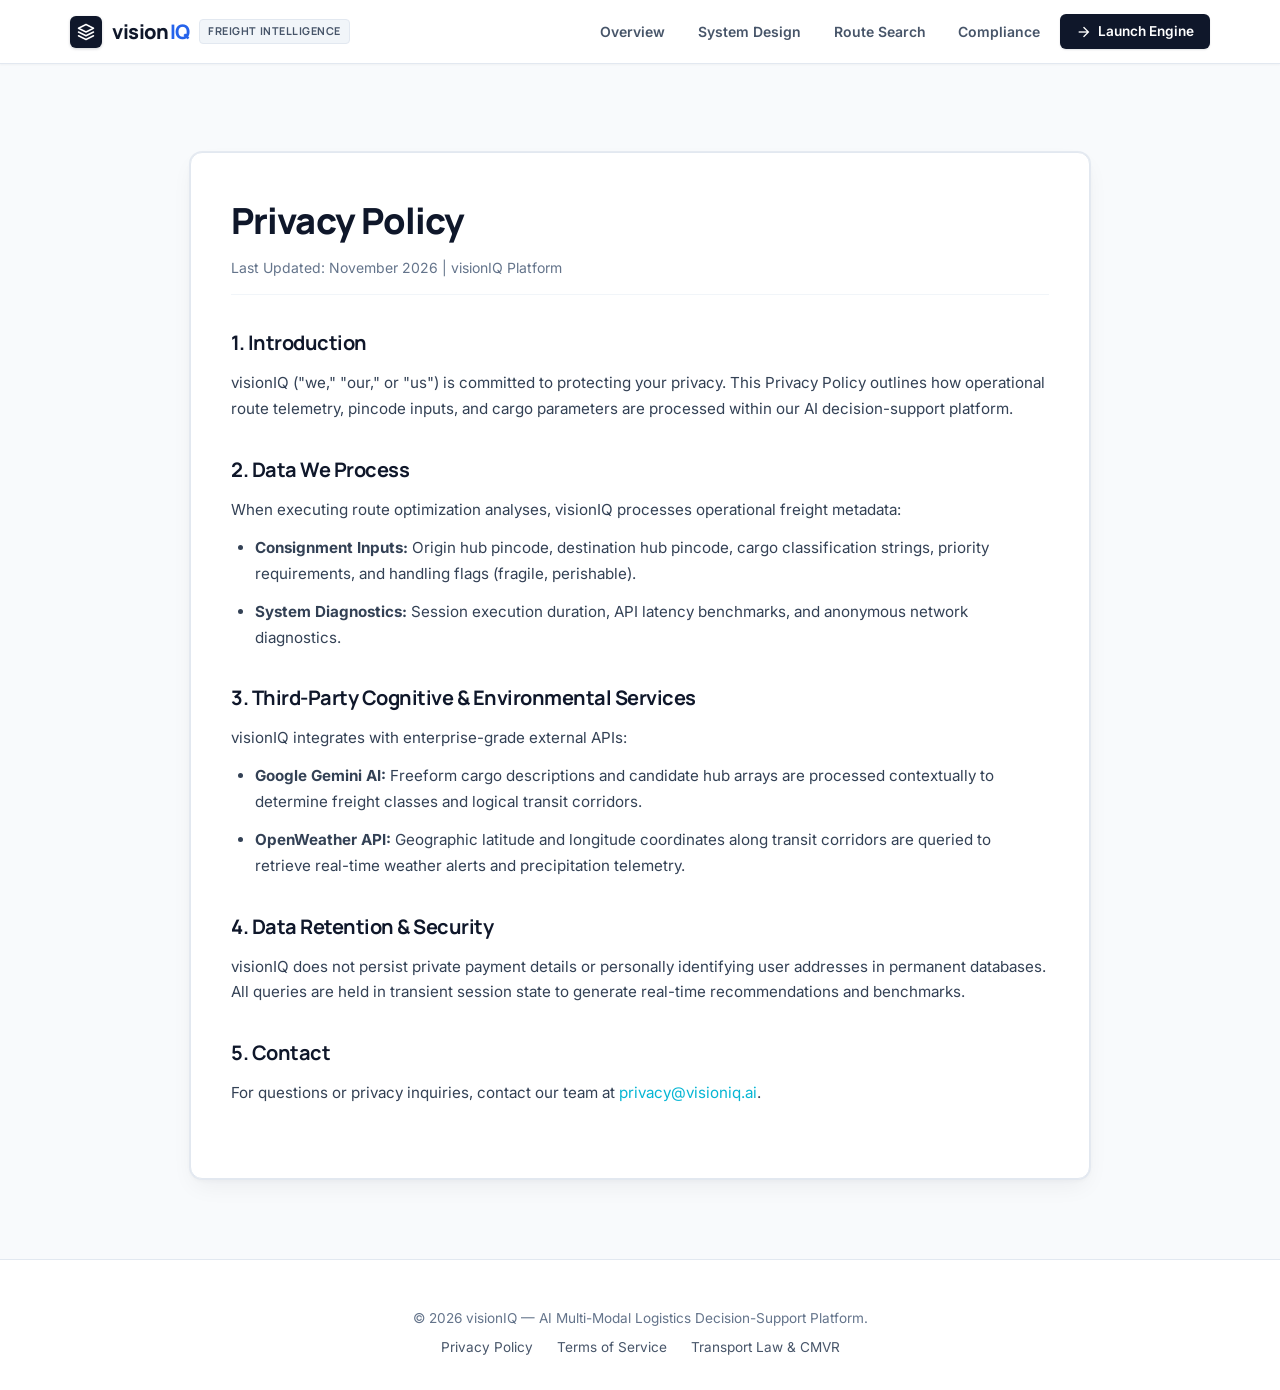
<file: src/main/resources/static/privacy.html>
<!DOCTYPE html>
<html lang="en">
<head>
  <meta charset="utf-8">
  <meta content="width=device-width, initial-scale=1.0" name="viewport">
  <title>Privacy Policy | visionIQ</title>
  <link rel="preconnect" href="https://fonts.googleapis.com">
  <link rel="preconnect" href="https://fonts.gstatic.com" crossorigin>
  <link href="https://fonts.googleapis.com/css2?family=Manrope:wght@400;500;600;700;800&family=Inter:wght@400;500;600;700&display=swap" rel="stylesheet">
  <link href="https://fonts.googleapis.com/css2?family=Material+Symbols+Outlined:wght,FILL@100..700,0..1&display=swap" rel="stylesheet">
  <link rel="stylesheet" href="style.css">
  <style>
    .legal-container {
      max-width: 900px;
      margin: 3rem auto 5rem;
      padding: 2.5rem;
      background: #FFFFFF;
      border-radius: var(--radius-lg);
      border: 1px solid var(--border-color);
      box-shadow: var(--shadow-card);
    }
    .legal-title {
      font-size: 2.25rem;
      font-weight: 800;
      color: var(--color-slate-900);
      margin-bottom: 0.5rem;
    }
    .legal-updated {
      font-size: 0.875rem;
      color: var(--color-slate-500);
      margin-bottom: 2rem;
      padding-bottom: 1rem;
      border-bottom: 1px solid var(--border-subtle);
    }
    .legal-section {
      margin-bottom: 2rem;
    }
    .legal-section h2 {
      font-size: 1.25rem;
      font-weight: 700;
      color: var(--color-slate-900);
      margin-bottom: 0.75rem;
    }
    .legal-section p, .legal-section li {
      font-size: 0.95rem;
      line-height: 1.7;
      color: var(--color-slate-700);
      margin-bottom: 0.75rem;
    }
    .legal-section ul {
      padding-left: 1.5rem;
    }
  </style>
</head>
<body>
  <div class="page-transition-overlay" id="page-transition"></div>

  <header class="top-nav">
    <div class="nav-inner">
      <a href="index.html" class="brand-wrapper">
        <div class="brand-icon">
          <svg viewBox="0 0 24 24">
            <path d="M12 2L2 7l10 5 10-5-10-5zM2 17l10 5 10-5M2 12l10 5 10-5" stroke="#FFFFFF" stroke-width="2" stroke-linecap="round" stroke-linejoin="round" fill="none"/>
          </svg>
        </div>
        <div class="brand-text">
          vision<span class="iq-badge">IQ</span>
          <span class="brand-tag">Freight Intelligence</span>
        </div>
      </a>
      <div class="nav-links">
        <a href="index.html" class="nav-link">Overview</a>
        <a href="index.html#architecture" class="nav-link">System Design</a>
        <a href="shipment.html" class="nav-link">Route Search</a>
        <a href="compliance.html" class="nav-link">Compliance</a>
        <a href="shipment.html" class="nav-cta">
          <span class="material-symbols-outlined" style="font-size: 16px;">arrow_forward</span>
          Launch Engine
        </a>
      </div>
    </div>
  </header>

  <main class="main-content" style="padding-top: 6.5rem;">
    <div class="legal-container">
      <h1 class="legal-title">Privacy Policy</h1>
      <div class="legal-updated">Last Updated: November 2026 | visionIQ Platform</div>

      <div class="legal-section">
        <h2>1. Introduction</h2>
        <p>visionIQ ("we," "our," or "us") is committed to protecting your privacy. This Privacy Policy outlines how operational route telemetry, pincode inputs, and cargo parameters are processed within our AI decision-support platform.</p>
      </div>

      <div class="legal-section">
        <h2>2. Data We Process</h2>
        <p>When executing route optimization analyses, visionIQ processes operational freight metadata:</p>
        <ul>
          <li><strong>Consignment Inputs:</strong> Origin hub pincode, destination hub pincode, cargo classification strings, priority requirements, and handling flags (fragile, perishable).</li>
          <li><strong>System Diagnostics:</strong> Session execution duration, API latency benchmarks, and anonymous network diagnostics.</li>
        </ul>
      </div>

      <div class="legal-section">
        <h2>3. Third-Party Cognitive &amp; Environmental Services</h2>
        <p>visionIQ integrates with enterprise-grade external APIs:</p>
        <ul>
          <li><strong>Google Gemini AI:</strong> Freeform cargo descriptions and candidate hub arrays are processed contextually to determine freight classes and logical transit corridors.</li>
          <li><strong>OpenWeather API:</strong> Geographic latitude and longitude coordinates along transit corridors are queried to retrieve real-time weather alerts and precipitation telemetry.</li>
        </ul>
      </div>

      <div class="legal-section">
        <h2>4. Data Retention &amp; Security</h2>
        <p>visionIQ does not persist private payment details or personally identifying user addresses in permanent databases. All queries are held in transient session state to generate real-time recommendations and benchmarks.</p>
      </div>

      <div class="legal-section">
        <h2>5. Contact</h2>
        <p>For questions or privacy inquiries, contact our team at <a href="mailto:privacy@visioniq.ai" style="color: #06B6D4;">privacy@visioniq.ai</a>.</p>
      </div>
    </div>
  </main>

  <footer class="site-footer">
    <div class="footer-inner" style="text-align: center;">
      <p style="font-size: 0.85rem; color: var(--text-muted); margin-bottom: 0.5rem;">
        © 2026 visionIQ — AI Multi-Modal Logistics Decision-Support Platform.
      </p>
      <div style="display: flex; justify-content: center; gap: 1.5rem; font-size: 0.8rem; color: var(--text-subtle);">
        <a href="privacy.html" class="footer-link">Privacy Policy</a>
        <a href="terms.html" class="footer-link">Terms of Service</a>
        <a href="compliance.html" class="footer-link">Transport Law &amp; CMVR</a>
      </div>
    </div>
  </footer>

  <script>
    document.addEventListener("DOMContentLoaded", () => {
      setTimeout(() => {
        const overlay = document.getElementById('page-transition');
        if (overlay) overlay.classList.add('hidden');
      }, 50);
    });
  </script>
</body>
</html>
</file>
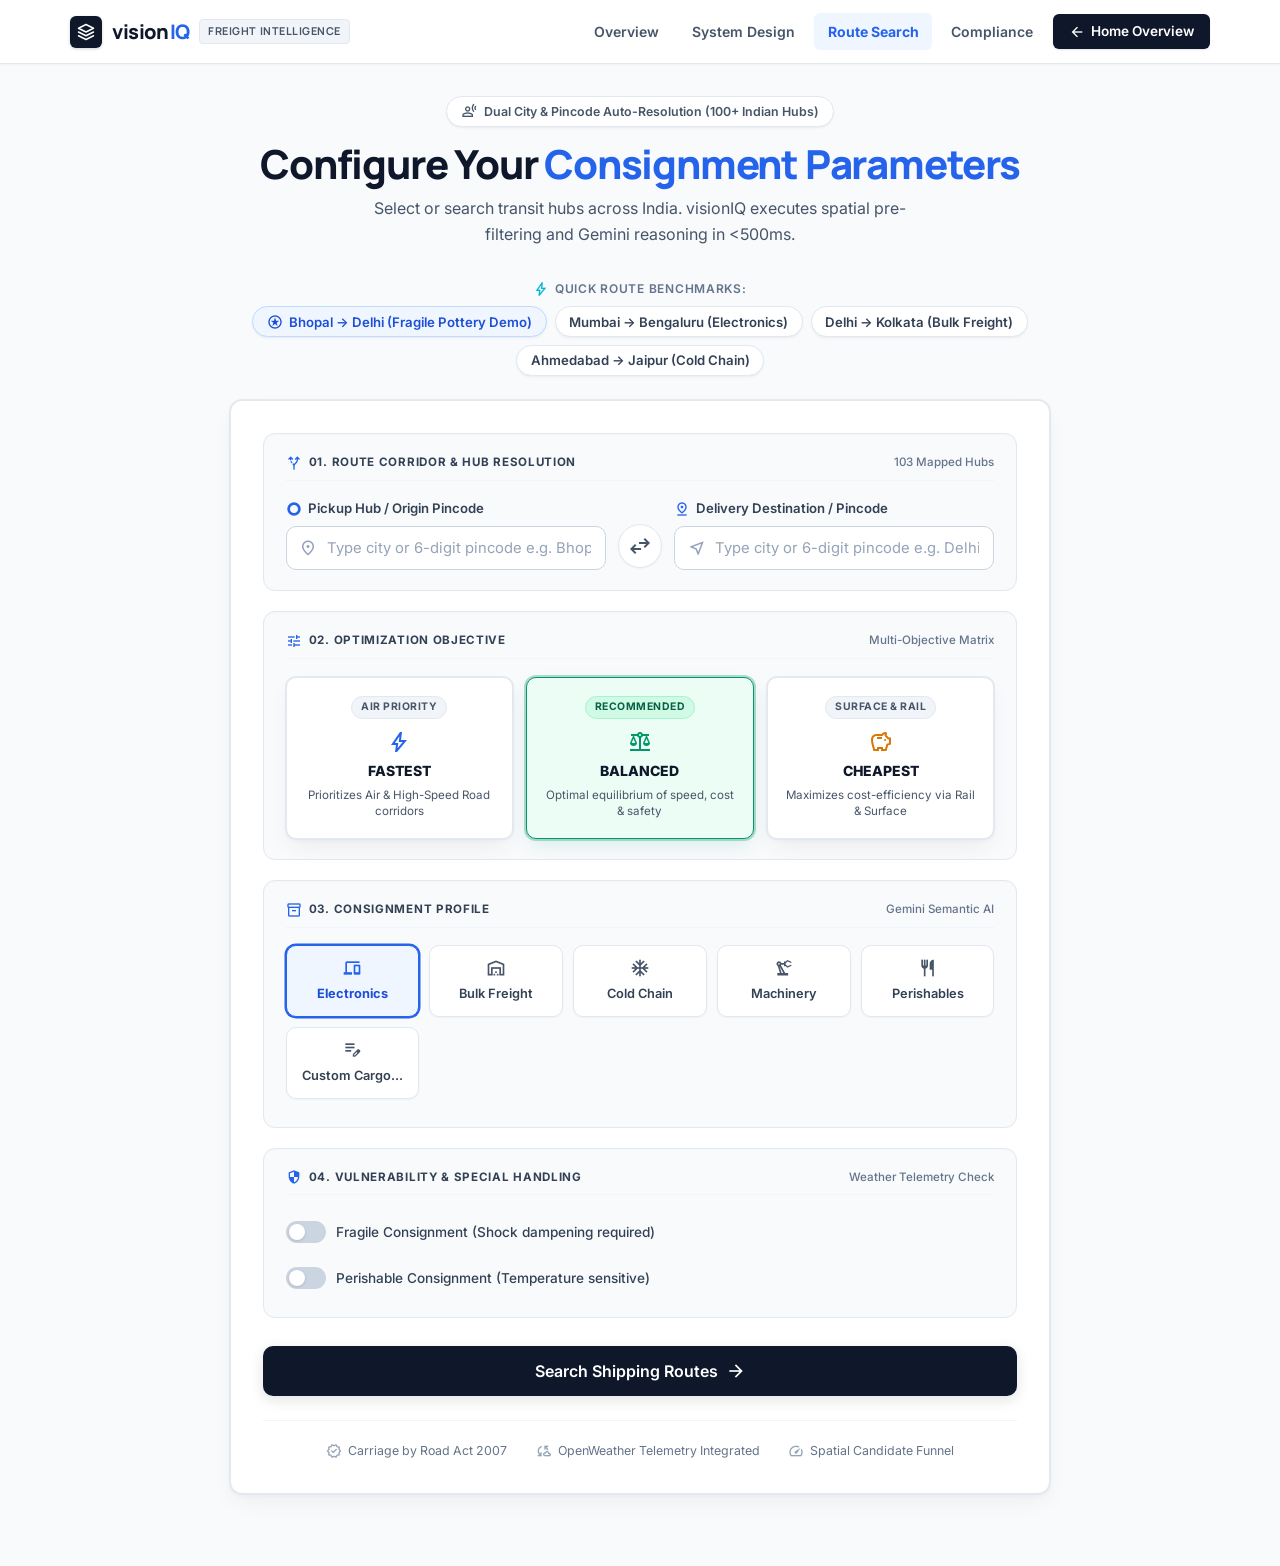
<file: src/main/resources/static/results.html>
<!DOCTYPE html>
<html lang="en">
<head>
  <meta charset="utf-8">
  <meta content="width=device-width, initial-scale=1.0" name="viewport">
  <title>Route Results &amp; Carrier Ranking | visionIQ</title>
  <link rel="preconnect" href="https://fonts.googleapis.com">
  <link rel="preconnect" href="https://fonts.gstatic.com" crossorigin>
  <link href="https://fonts.googleapis.com/css2?family=Manrope:wght@400;500;600;700;800&family=Inter:wght@400;500;600;700&family=JetBrains+Mono:wght@500;700&display=swap" rel="stylesheet">
  <link href="https://fonts.googleapis.com/css2?family=Material+Symbols+Outlined:wght,FILL@100..700,0..1&display=swap" rel="stylesheet">
  <link rel="stylesheet" href="style.css">
  <link rel="stylesheet" href="results.css">
</head>
<body>
  <div class="page-transition-overlay" id="page-transition"></div>

  <!-- Top Navigation -->
  <header class="top-nav">
    <div class="nav-inner">
      <a href="index.html" class="brand-wrapper">
        <div class="brand-icon">
          <svg viewBox="0 0 24 24">
            <path d="M12 2L2 7l10 5 10-5-10-5zM2 17l10 5 10-5M2 12l10 5 10-5" stroke="#FFFFFF" stroke-width="2" stroke-linecap="round" stroke-linejoin="round" fill="none"/>
          </svg>
        </div>
        <div class="brand-text">
          vision<span class="iq-badge">IQ</span>
          <span class="brand-tag">Freight Intelligence</span>
        </div>
      </a>
      <div class="nav-links">
        <a href="index.html" class="nav-link">Overview</a>
        <a href="shipment.html" class="nav-link">Search Routes</a>
        <a href="compliance.html" class="nav-link">Compliance</a>
        <a href="shipment.html" class="nav-cta">
          <span class="material-symbols-outlined" style="font-size: 16px;">refresh</span>
          Reconfigure Route
        </a>
      </div>
    </div>
  </header>

  <main class="main-content" style="padding-top: 6.5rem;">
    <div class="results-content">
      
      <!-- Route Header Strip -->
      <div class="hero-strip">
        <div class="route-pill">
          <span class="material-symbols-outlined">route</span>
          <span id="routeLabel">Analyzing Corridor...</span>
        </div>
        <h1 class="hero-title" style="font-size: clamp(1.85rem, 3.5vw, 2.5rem); margin-bottom: 0.5rem;">
          Multi-Modal <span class="accent-text">Carrier Recommendations</span>
        </h1>
        <p class="hero-subtext" style="margin-bottom: 1.5rem;">
          Route corridors, weather conditions, and transport trade-offs evaluated for your consignment.
        </p>
      </div>

      <!-- Summary Bar -->
      <div class="summary-bar" id="summaryBar" style="display: none;">
        <div class="summary-item">
          <span class="summary-label">Origin Hub</span>
          <span class="summary-value" id="sumOrigin">—</span>
        </div>
        <div class="summary-divider"></div>
        <div class="summary-item">
          <span class="summary-label">Destination Hub</span>
          <span class="summary-value" id="sumDest">—</span>
        </div>
        <div class="summary-divider"></div>
        <div class="summary-item">
          <span class="summary-label">Cargo Profile</span>
          <span class="summary-value" id="sumCargo" style="color: var(--color-primary);">—</span>
        </div>
        <div class="summary-divider"></div>
        <div class="summary-item">
          <span class="summary-label">Optimization Priority</span>
          <span class="summary-value" id="sumPriority" style="color: var(--color-slate-900);">BALANCED</span>
        </div>
        <div class="summary-divider"></div>
        <div class="summary-item">
          <span class="summary-label">Eligible Carriers</span>
          <span class="summary-value" id="sumCount">—</span>
        </div>
      </div>

      <!-- Gemini AI Route Insight Card -->
      <div class="ai-brief" id="aiBrief" style="display: none;">
        <div class="ai-brief-header">
          <span class="material-symbols-outlined">analytics</span>
          <span>Route Corridor Insight &amp; Environmental Advisory</span>
        </div>
        <div class="ai-brief-text" id="aiBriefText"></div>
      </div>

      <!-- Real-Time Corridor Weather Timeline -->
      <div class="corridor-timeline-card" id="corridorTimeline" style="display: none;">
        <div class="timeline-header">
          <div style="display: flex; align-items: center; gap: 0.5rem;">
            <span class="material-symbols-outlined" style="font-size: 18px; color: var(--color-primary);">cloud_sync</span>
            <span>Environmental Telemetry Along Transit Corridor:</span>
          </div>
          <span style="font-size: 0.75rem; color: var(--color-slate-500);">OpenWeather Feed Active</span>
        </div>
        <div class="timeline-stops-row" id="timelineStopsRow"></div>
      </div>

      <!-- Filter & Sorting Controls -->
      <div class="results-controls" id="resultsControls" style="display: none;">
        <div class="filter-chips-group">
          <button type="button" class="filter-chip active" onclick="filterByMode('ALL', this)">All Modes</button>
          <button type="button" class="filter-chip" onclick="filterByMode('Air', this)">✈️ Air Express</button>
          <button type="button" class="filter-chip" onclick="filterByMode('Rail', this)">🚆 Rail Freight</button>
          <button type="button" class="filter-chip" onclick="filterByMode('Road', this)">🚛 Road Logistics</button>
        </div>
        <div class="sort-select-wrapper">
          <label for="sortSelect">Sort Ranking:</label>
          <select id="sortSelect" class="sort-select" onchange="sortCarriers(this.value)">
            <option value="RECOMMENDED">Top Recommended (AI Score)</option>
            <option value="COST_LOW">Lowest Cost (₹/kg)</option>
            <option value="TIME_FAST">Fastest Delivery (ETA)</option>
            <option value="SAFETY">Highest Safety Grade</option>
          </select>
        </div>
      </div>

      <!-- Loading State -->
      <div class="loading-state" id="loadingState">
        <div class="radar-spinner-container"></div>
        <div class="loading-title">visionIQ Engine Processing...</div>
        <div class="loading-text">
          Computing Haversine spatial candidate matrix &amp; querying Gemini corridor reasoning.
        </div>
      </div>

      <!-- Carriers Grid -->
      <div class="carriers-grid" id="carriersGrid"></div>

      <!-- Fallback / Demo Notice (Subtle) -->
      <div id="mockWarning" style="display: none; text-align: center; margin-top: 2rem; font-size: 0.8rem; color: var(--text-subtle);">
        <span>ℹ️ Displaying benchmarked offline telemetry. Local decision heuristics active.</span>
      </div>

    </div>
  </main>

  <footer class="site-footer">
    <div class="footer-inner" style="text-align: center;">
      <p style="font-size: 0.85rem; color: var(--text-muted); margin-bottom: 0.5rem;">
        © 2026 visionIQ — AI Multi-Modal Logistics Decision-Support Platform.
      </p>
      <div style="display: flex; justify-content: center; gap: 1.5rem; font-size: 0.8rem; color: var(--text-subtle);">
        <a href="privacy.html" class="footer-link">Privacy</a>
        <a href="terms.html" class="footer-link">Terms</a>
        <a href="compliance.html" class="footer-link">Transport Compliance</a>
      </div>
    </div>
  </footer>

  <script>
    let allLoadedCarriers = [];
    let currentFilterMode = 'ALL';
    let savedQueryData = {};

    document.addEventListener("DOMContentLoaded", () => {
      setTimeout(() => {
        const overlay = document.getElementById('page-transition');
        if (overlay) overlay.classList.add('hidden');
      }, 50);
      loadCarriers();
    });

    function getModeIcon(mode) {
      const map = { Air: 'flight_takeoff', Road: 'local_shipping', Rail: 'train', Sea: 'directions_boat', Multi: 'hub' };
      return map[mode] || 'local_shipping';
    }

    async function loadCarriers() {
      const raw = sessionStorage.getItem('visioniqResult') || sessionStorage.getItem('erlResult');

      if (!raw) {
        window.location.href = 'shipment.html';
        return;
      }

      try {
        savedQueryData = JSON.parse(raw);
      } catch (e) {
        console.error('Invalid search session data:', e);
        window.location.href = 'shipment.html';
        return;
      }

      const origin = (savedQueryData.origin || '').trim();
      const originCity = savedQueryData.originCity || origin;
      const destination = (savedQueryData.destination || '').trim();
      const destCity = savedQueryData.destCity || destination;
      const cargoType = (savedQueryData.cargoType || 'General Cargo').trim();
      const priority = (savedQueryData.priority || 'BALANCED').trim();

      // Update UI Header
      document.getElementById('routeLabel').textContent = `${originCity} (${origin}) → ${destCity} (${destination})`;
      document.getElementById('sumOrigin').textContent = `${originCity} (${origin})`;
      document.getElementById('sumDest').textContent = `${destCity} (${destination})`;
      document.getElementById('sumCargo').textContent = cargoType;
      document.getElementById('sumPriority').textContent = priority;

      const apiUrl = resolveApiUrl();

      try {
        const response = await fetch(apiUrl, {
          method: 'POST',
          headers: { 'Content-Type': 'application/json' },
          body: JSON.stringify({
            origin: origin,
            destination: destination,
            cargoType: cargoType,
            customCargoType: savedQueryData.customCargoType || null,
            priority: priority,
            fragile: Boolean(savedQueryData.fragile),
            perishable: Boolean(savedQueryData.perishable)
          })
        });

        if (!response.ok) throw new Error('API returned status ' + response.status);

        const result = await response.json();
        const carriers = Array.isArray(result.carriers) ? result.carriers : [];

        renderResults(carriers, result.routeInsight || '', false);

      } catch (err) {
        console.warn('Backend API offline or unreachable, deploying local fallback heuristics:', err);
        const fallbackCarriers = generateFallbackCarriers(originCity, destCity, cargoType, priority);
        const fallbackInsight = `visionIQ corridor analysis for ${originCity} to ${destCity}: Road and rail corridor operating under normal parameters. For ${cargoType}, transport modes have been ranked to balance transit vibration and cost per kilogram.`;
        renderResults(fallbackCarriers, fallbackInsight, true);
      }
    }

    function resolveApiUrl() {
      const host = window.location.hostname;
      if (host === 'localhost' || host === '127.0.0.1' || host === '') {
        return '/api/route/analyze';
      }
      return '/api/route/analyze';
    }

    function renderResults(carriers, routeInsight, isFallback) {
      document.getElementById('loadingState').style.display = 'none';
      document.getElementById('summaryBar').style.display = 'flex';
      document.getElementById('resultsControls').style.display = 'flex';
      document.getElementById('sumCount').textContent = `${carriers.length} Options`;

      if (routeInsight) {
        document.getElementById('aiBriefText').textContent = routeInsight;
        document.getElementById('aiBrief').style.display = 'block';
      }

      // Render Corridor Timeline
      renderCorridorTimeline(savedQueryData.originCity || 'Origin', savedQueryData.destCity || 'Destination');

      allLoadedCarriers = carriers;
      sortCarriers(document.getElementById('sortSelect').value);

      if (isFallback) {
        document.getElementById('mockWarning').style.display = 'block';
      }
    }

    function renderCorridorTimeline(originCity, destCity) {
      const stopsContainer = document.getElementById('timelineStopsRow');
      // Create representative transit corridor hubs
      let intermediateHub = "Gwalior Transit Hub";
      if (originCity.includes("Mumbai") || destCity.includes("Bengaluru")) intermediateHub = "Pune Hub";
      if (originCity.includes("Delhi") || destCity.includes("Kolkata")) intermediateHub = "Kanpur Rail Hub";
      if (originCity.includes("Bhopal") || destCity.includes("Delhi")) intermediateHub = "Gwalior Corridor Hub";

      stopsContainer.innerHTML = `
        <div class="timeline-stop-node">
          <div class="stop-marker-dot"></div>
          <span class="stop-city">${originCity}</span>
          <span class="stop-weather-badge">🌤️ 26°C Clear</span>
        </div>
        <div class="timeline-stop-node">
          <div class="stop-marker-dot" style="background: #3B82F6; box-shadow: 0 0 10px #3B82F6;"></div>
          <span class="stop-city">${intermediateHub}</span>
          <span class="stop-weather-badge">🌦️ 24°C Moderate</span>
        </div>
        <div class="timeline-stop-node">
          <div class="stop-marker-dot" style="background: #8B5CF6; box-shadow: 0 0 10px #8B5CF6;"></div>
          <span class="stop-city">${destCity}</span>
          <span class="stop-weather-badge">☀️ 28°C Optimal</span>
        </div>
      `;

      document.getElementById('corridorTimeline').style.display = 'block';
    }

    function filterByMode(mode, element) {
      currentFilterMode = mode;
      document.querySelectorAll('.filter-chip').forEach(c => c.classList.remove('active'));
      element.classList.add('active');
      renderCarriersGrid();
    }

    function sortCarriers(criterion) {
      if (criterion === 'COST_LOW') {
        allLoadedCarriers.sort((a, b) => (a.costPerKg || 0) - (b.costPerKg || 0));
      } else if (criterion === 'TIME_FAST') {
        allLoadedCarriers.sort((a, b) => (a.estimatedDays || 0) - (b.estimatedDays || 0));
      } else if (criterion === 'SAFETY') {
        const gradeRank = { 'A+': 4, 'A': 3, 'B': 2, 'C': 1, 'D': 0 };
        allLoadedCarriers.sort((a, b) => (gradeRank[b.safetyGrade] || 0) - (gradeRank[a.safetyGrade] || 0));
      } else {
        // RECOMMENDED
        allLoadedCarriers.sort((a, b) => (a.riskScore || 0) - (b.riskScore || 0));
      }
      renderCarriersGrid();
    }

    function renderCarriersGrid() {
      const grid = document.getElementById('carriersGrid');
      grid.innerHTML = '';

      const filtered = (currentFilterMode === 'ALL')
        ? allLoadedCarriers
        : allLoadedCarriers.filter(c => c.mode === currentFilterMode);

      if (filtered.length === 0) {
        grid.innerHTML = `
          <div style="grid-column: 1 / -1; text-align: center; padding: 3rem; background: rgba(15, 23, 42, 0.6); border: 1px dashed var(--border-glass); border-radius: var(--radius-lg);">
            <span class="material-symbols-outlined" style="font-size: 40px; color: var(--text-subtle); margin-bottom: 0.5rem;">search_off</span>
            <div style="font-size: 1.1rem; font-weight: 700; color: #FFFFFF;">No carriers matching mode: ${currentFilterMode}</div>
            <div style="color: var(--text-muted); font-size: 0.9rem;">Try selecting "All Modes" to view alternate freight solutions.</div>
          </div>
        `;
        return;
      }

      filtered.forEach((carrier, idx) => {
        const card = document.createElement('div');
        const isRecommended = (idx === 0);
        card.className = isRecommended ? 'carrier-card flagship-carrier-card' : 'carrier-card';

        const gradeClass = carrier.safetyGrade && carrier.safetyGrade.startsWith('A') 
          ? 'grade-A' 
          : (carrier.safetyGrade === 'B' ? 'grade-B' : 'grade-C');

        const rankBadge = isRecommended 
          ? '<span style="color: var(--color-primary); font-weight:700;">★ Recommended Match</span>'
          : (idx === 1 ? '<span style="color: var(--color-slate-600); font-weight:600;">Rank #2 Runner-Up</span>' : '<span style="color: var(--color-slate-500); font-weight:600;">Rank #3 Economy Surface</span>');

        card.innerHTML = `
          ${isRecommended ? `
            <div class="flagship-ribbon">
              <span><span class="material-symbols-outlined" style="vertical-align: text-bottom; margin-right: 4px;">stars</span>AI TOP RECOMMENDATION • OPTIMAL CORRIDOR</span>
              <span>MATCH SCORE 98%</span>
            </div>
          ` : ''}
          <div class="carrier-card-header">
            <div class="carrier-title-group">
              <div class="carrier-mode-icon">
                <span class="material-symbols-outlined">${getModeIcon(carrier.mode)}</span>
              </div>
              <div>
                <div class="carrier-name">${carrier.name}</div>
                <div class="carrier-mode-badge">${carrier.mode} Freight • ${rankBadge}</div>
              </div>
            </div>
            <span class="carrier-grade-badge ${gradeClass}">Grade ${carrier.safetyGrade || 'A'}</span>
          </div>

          <div class="carrier-metrics-grid">
            <div class="carrier-metric-item">
              <span class="metric-item-label">Estimated ETA</span>
              <span class="metric-item-val">${carrier.estimatedDays} Day${carrier.estimatedDays > 1 ? 's' : ''}</span>
            </div>
            <div class="carrier-metric-item">
              <span class="metric-item-label">Tariff</span>
              <span class="metric-item-val" style="color: var(--color-primary);">₹${carrier.costPerKg}/kg</span>
            </div>
            <div class="carrier-metric-item">
              <span class="metric-item-label">Risk Metric</span>
              <span class="metric-item-val" style="color: ${carrier.riskScore < 20 ? 'var(--color-success)' : 'var(--color-warning)'};">${carrier.riskScore ?? '15'} / 100</span>
            </div>
          </div>

          <div class="carrier-ai-reason">
            <span class="material-symbols-outlined" style="color: var(--color-primary);">lightbulb</span>
            <span>${carrier.aiReason || 'Optimized for consignment parameters and route weather stability.'}</span>
          </div>

          <button class="btn-select-carrier" type="button" onclick="selectCarrier('${encodeURIComponent(JSON.stringify(carrier))}')">
            <span>Select &amp; View Dossier</span>
            <span class="material-symbols-outlined" style="font-size: 18px;">arrow_forward</span>
          </button>
        `;

        grid.appendChild(card);
      });
    }

    function selectCarrier(carrierJsonStr) {
      sessionStorage.setItem('visioniqSelectedCarrier', decodeURIComponent(carrierJsonStr));
      sessionStorage.setItem('erlSelectedCarrier', decodeURIComponent(carrierJsonStr));

      const overlay = document.getElementById('page-transition');
      if (overlay) {
        overlay.classList.remove('hidden');
        overlay.classList.add('active');
      }

      setTimeout(() => {
        window.location.href = 'details.html';
      }, 350);
    }

    function generateFallbackCarriers(origin, dest, cargo, priority) {
      return [
        {
          name: "Bharat Air Express",
          mode: "Air",
          estimatedDays: 1,
          costPerKg: 145,
          riskScore: 8,
          safetyGrade: "A+",
          aiReason: `Ideal for high-value ${cargo}. Minimal shock exposure, express aerial corridor.`,
          website: "https://example.com/air-express"
        },
        {
          name: "Blue Dart Super Cargo",
          mode: "Road",
          estimatedDays: 3,
          costPerKg: 52,
          riskScore: 18,
          safetyGrade: "A",
          aiReason: `Reliable express highway network across national corridor with GPS telematics.`,
          website: "https://example.com/bluedart"
        },
        {
          name: "CONCOR Indian Railways Freight",
          mode: "Rail",
          estimatedDays: 4,
          costPerKg: 28,
          riskScore: 14,
          safetyGrade: "A",
          aiReason: `Lowest cost-per-kg option with vibration dampening container racks.`,
          website: "https://example.com/concor"
        },
        {
          name: "Delhivery Surface Special",
          mode: "Road",
          estimatedDays: 4,
          costPerKg: 39,
          riskScore: 24,
          safetyGrade: "B",
          aiReason: `Balanced surface logistics with end-to-end hub tracking.`,
          website: "https://example.com/delhivery"
        }
      ];
    }
  </script>
</body>
</html>
</file>
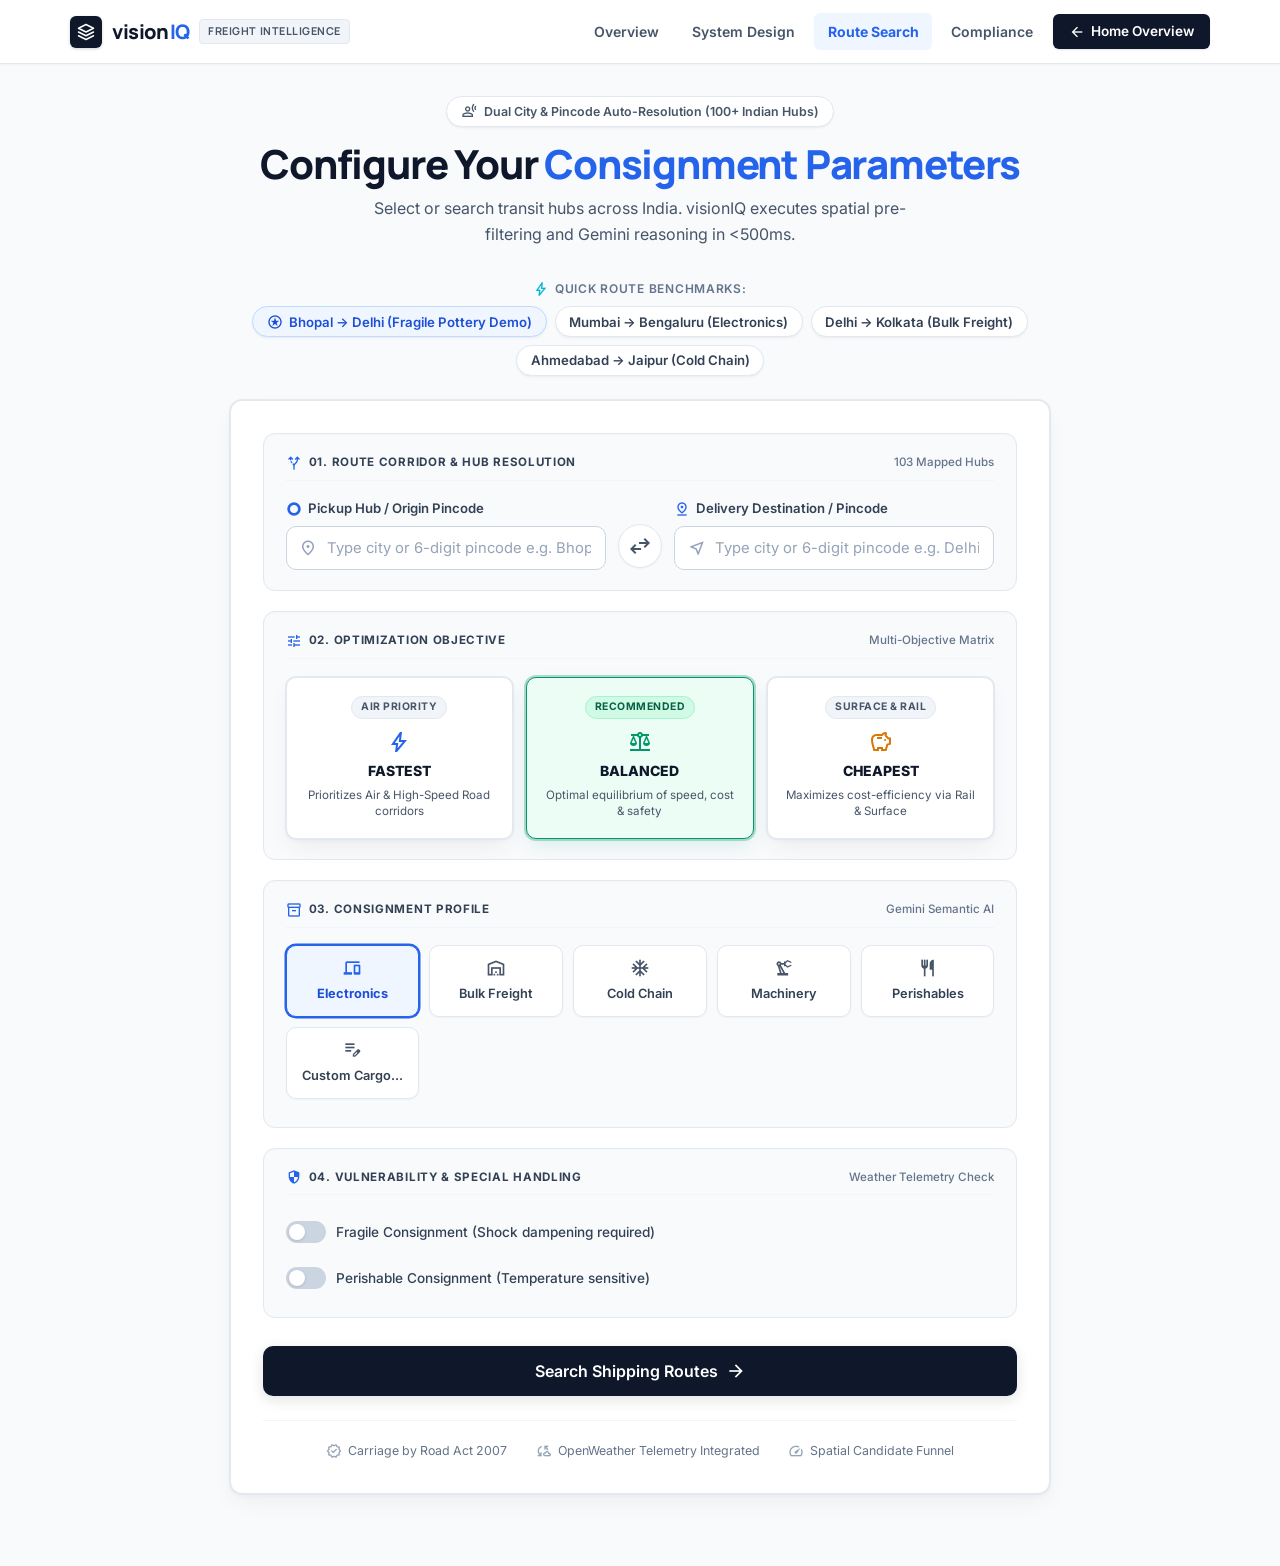
<file: src/main/resources/static/shipment.html>
<!DOCTYPE html>
<html lang="en">
<head>
  <meta charset="utf-8">
  <meta content="width=device-width, initial-scale=1.0" name="viewport">
  <title>Route Analysis &amp; Shipment Engine | visionIQ</title>
  <link rel="preconnect" href="https://fonts.googleapis.com">
  <link rel="preconnect" href="https://fonts.gstatic.com" crossorigin>
  <link href="https://fonts.googleapis.com/css2?family=Manrope:wght@400;500;600;700;800&family=Inter:wght@400;500;600;700&family=JetBrains+Mono:wght@500;700&display=swap" rel="stylesheet">
  <link href="https://fonts.googleapis.com/css2?family=Material+Symbols+Outlined:wght,FILL@100..700,0..1&display=swap" rel="stylesheet">
  <link rel="stylesheet" href="style.css">
  <link rel="stylesheet" href="shipment.css">
</head>
<body>
  <div class="page-transition-overlay" id="page-transition"></div>

  <!-- Navigation -->
  <header class="top-nav">
    <div class="nav-inner">
      <a href="index.html" class="brand-wrapper">
        <div class="brand-icon">
          <svg viewBox="0 0 24 24">
            <path d="M12 2L2 7l10 5 10-5-10-5zM2 17l10 5 10-5M2 12l10 5 10-5" stroke="#FFFFFF" stroke-width="2" stroke-linecap="round" stroke-linejoin="round" fill="none"/>
          </svg>
        </div>
        <div class="brand-text">
          vision<span class="iq-badge">IQ</span>
          <span class="brand-tag">Freight Intelligence</span>
        </div>
      </a>
      <div class="nav-links">
        <a href="index.html" class="nav-link">Overview</a>
        <a href="index.html#architecture" class="nav-link">System Design</a>
        <a href="shipment.html" class="nav-link active">Route Search</a>
        <a href="compliance.html" class="nav-link">Compliance</a>
        <a href="index.html" class="nav-cta">
          <span class="material-symbols-outlined" style="font-size: 16px;">arrow_back</span>
          Home Overview
        </a>
      </div>
    </div>
  </header>

  <main class="main-content">
    <div class="content-wrapper">
      <div class="hero-text">
        <div class="hero-pill-badge">
          <span class="material-symbols-outlined" style="font-size: 16px;">spatial_audio_off</span>
          <span>Dual City &amp; Pincode Auto-Resolution (100+ Indian Hubs)</span>
        </div>
        <h1 class="hero-heading">
          Configure Your <span class="hero-accent">Consignment Parameters</span>
        </h1>
        <p class="hero-subtext">
          Select or search transit hubs across India. visionIQ executes spatial pre-filtering and Gemini reasoning in &lt;500ms.
        </p>
      </div>

      <!-- Quick Route Preset Chips -->
      <div class="quick-presets-container">
        <div class="quick-presets-label">
          <span class="material-symbols-outlined" style="font-size: 16px; color: #06B6D4;">bolt</span>
          <span>Quick Route Benchmarks:</span>
        </div>
        <div class="preset-chips">
          <button type="button" class="preset-chip flagship" onclick="applyPreset('Bhopal', '462001', 'Delhi', '110001', 'Other', 'Handmade Rajasthani Blue Pottery', true, false, 'BALANCED')">
            <span class="material-symbols-outlined" style="font-size: 16px;">stars</span>
            Bhopal → Delhi (Fragile Pottery Demo)
          </button>
          <button type="button" class="preset-chip" onclick="applyPreset('Mumbai', '400001', 'Bengaluru', '560001', 'Electronics', '', true, false, 'FASTEST')">
            Mumbai → Bengaluru (Electronics)
          </button>
          <button type="button" class="preset-chip" onclick="applyPreset('Delhi', '110001', 'Kolkata', '700001', 'Commercial B2B & Bulk Freight', '', false, false, 'CHEAPEST')">
            Delhi → Kolkata (Bulk Freight)
          </button>
          <button type="button" class="preset-chip" onclick="applyPreset('Ahmedabad', '380001', 'Jaipur', '302001', 'Cold Chain, Exim & Special Cargo', '', false, true, 'BALANCED')">
            Ahmedabad → Jaipur (Cold Chain)
          </button>
        </div>
      </div>

      <!-- Search Card -->
      <div class="search-card">
        <form class="search-form" id="routeForm" onsubmit="return false;">

          <!-- Panel 01: Route Corridor -->
          <div class="form-panel">
            <div class="panel-header">
              <div class="panel-tag">
                <span class="material-symbols-outlined">alt_route</span>
                <span>01. Route Corridor &amp; Hub Resolution</span>
              </div>
              <span class="panel-subtext">103 Mapped Hubs</span>
            </div>

            <!-- Origin & Destination Row with Autocomplete & Interactive Swap -->
            <div class="route-inputs-wrapper">
              <!-- Pickup Location -->
              <div class="form-group flex-1">
                <label class="form-label" for="originInput">
                  <span class="material-symbols-outlined label-icon">trip_origin</span>
                  Pickup Hub / Origin Pincode
                </label>
                <div class="input-container">
                  <input class="form-input" id="originInput" placeholder="Type city or 6-digit pincode e.g. Bhopal or 462001" type="text" autocomplete="off" required>
                  <span class="material-symbols-outlined input-prefix-icon">location_on</span>
                  <input type="hidden" id="originPincode" value="">
                  <input type="hidden" id="originCityName" value="">
                </div>
                <div class="autocomplete-dropdown" id="originDropdown"></div>
              </div>

              <!-- Interactive Swap Button -->
              <button type="button" class="btn-swap-locations" onclick="swapLocations()" title="Swap Pickup and Delivery Hubs">
                <span class="material-symbols-outlined">swap_horiz</span>
              </button>

              <!-- Delivery Location -->
              <div class="form-group flex-1">
                <label class="form-label" for="destInput">
                  <span class="material-symbols-outlined label-icon">pin_drop</span>
                  Delivery Destination / Pincode
                </label>
                <div class="input-container">
                  <input class="form-input" id="destInput" placeholder="Type city or 6-digit pincode e.g. Delhi or 110001" type="text" autocomplete="off" required>
                  <span class="material-symbols-outlined input-prefix-icon">near_me</span>
                  <input type="hidden" id="destPincode" value="">
                  <input type="hidden" id="destCityName" value="">
                </div>
                <div class="autocomplete-dropdown" id="destDropdown"></div>
              </div>
            </div>
          </div>

          <!-- Panel 02: Optimization Priority -->
          <div class="form-panel">
            <div class="panel-header">
              <div class="panel-tag">
                <span class="material-symbols-outlined">tune</span>
                <span>02. Optimization Objective</span>
              </div>
              <span class="panel-subtext">Multi-Objective Matrix</span>
            </div>

            <div class="priority-cards-grid">
              <div class="priority-card" data-priority="FASTEST" onclick="selectPriority('FASTEST')">
                <span class="priority-badge">Air Priority</span>
                <span class="material-symbols-outlined priority-icon">bolt</span>
                <div class="priority-title">FASTEST</div>
                <div class="priority-sub">Prioritizes Air &amp; High-Speed Road corridors</div>
              </div>
              <div class="priority-card selected" data-priority="BALANCED" onclick="selectPriority('BALANCED')">
                <span class="priority-badge highlight">Recommended</span>
                <span class="material-symbols-outlined priority-icon">balance</span>
                <div class="priority-title">BALANCED</div>
                <div class="priority-sub">Optimal equilibrium of speed, cost &amp; safety</div>
              </div>
              <div class="priority-card" data-priority="CHEAPEST" onclick="selectPriority('CHEAPEST')">
                <span class="priority-badge">Surface &amp; Rail</span>
                <span class="material-symbols-outlined priority-icon">savings</span>
                <div class="priority-title">CHEAPEST</div>
                <div class="priority-sub">Maximizes cost-efficiency via Rail &amp; Surface</div>
              </div>
            </div>
            <input type="hidden" id="selectedPriority" value="BALANCED">
          </div>

          <!-- Panel 03: Cargo Classification -->
          <div class="form-panel">
            <div class="panel-header">
              <div class="panel-tag">
                <span class="material-symbols-outlined">inventory_2</span>
                <span>03. Consignment Profile</span>
              </div>
              <span class="panel-subtext">Gemini Semantic AI</span>
            </div>

            <div class="cargo-categories-grid">
              <div class="cargo-category-btn active" data-cargo="Electronics" onclick="selectCargo(this, 'Electronics')">
                <span class="material-symbols-outlined">devices</span>
                <span>Electronics</span>
              </div>
              <div class="cargo-category-btn" data-cargo="Commercial B2B & Bulk Freight" onclick="selectCargo(this, 'Commercial B2B & Bulk Freight')">
                <span class="material-symbols-outlined">warehouse</span>
                <span>Bulk Freight</span>
              </div>
              <div class="cargo-category-btn" data-cargo="Cold Chain, Exim & Special Cargo" onclick="selectCargo(this, 'Cold Chain, Exim & Special Cargo')">
                <span class="material-symbols-outlined">ac_unit</span>
                <span>Cold Chain</span>
              </div>
              <div class="cargo-category-btn" data-cargo="Machinery" onclick="selectCargo(this, 'Machinery')">
                <span class="material-symbols-outlined">precision_manufacturing</span>
                <span>Machinery</span>
              </div>
              <div class="cargo-category-btn" data-cargo="Food & Perishables" onclick="selectCargo(this, 'Food & Perishables')">
                <span class="material-symbols-outlined">restaurant</span>
                <span>Perishables</span>
              </div>
              <div class="cargo-category-btn" data-cargo="Other" onclick="selectCargo(this, 'Other')">
                <span class="material-symbols-outlined">edit_note</span>
                <span>Custom Cargo...</span>
              </div>
            </div>
            <input type="hidden" id="selectedCargoType" value="Electronics">

            <!-- Custom Gemini Cargo Classifier Input -->
            <div class="custom-cargo-container" id="customCargoContainer" style="display: none;">
              <div class="custom-cargo-header">
                <div class="ai-reasoning-badge">
                  <span class="material-symbols-outlined" style="font-size: 16px;">psychology</span>
                  <span>Contextual Cargo Classifier (Gemini)</span>
                </div>
                <span style="font-size: 0.75rem; color: var(--color-slate-500);">Natural language input</span>
              </div>
              <div class="input-container">
                <input class="form-input" id="customCargoInput" placeholder="Describe goods e.g. Handmade Rajasthani Blue Pottery" type="text" maxlength="80">
                <span class="material-symbols-outlined input-prefix-icon">edit_note</span>
              </div>
              <div class="cargo-preset-pills">
                <span style="font-size: 0.75rem; color: var(--color-slate-500); align-self: center;">Examples:</span>
                <button type="button" class="cargo-preset-pill" onclick="setCustomCargo('Handmade Rajasthani Blue Pottery', true, false)">
                  🏺 Handmade Rajasthani Blue Pottery
                </button>
                <button type="button" class="cargo-preset-pill" onclick="setCustomCargo('Liquid Nitrogen Cryogenic Flasks', true, true)">
                  ❄️ Liquid Nitrogen Cryogenic Flasks
                </button>
                <button type="button" class="cargo-preset-pill" onclick="setCustomCargo('Solar Inverters & Lithium Cells', true, false)">
                  ⚡ Solar Inverters &amp; Lithium Cells
                </button>
              </div>
            </div>
          </div>

          <!-- Panel 04: Vulnerability & Special Handling Toggles -->
          <div class="form-panel">
            <div class="panel-header">
              <div class="panel-tag">
                <span class="material-symbols-outlined">security</span>
                <span>04. Vulnerability &amp; Special Handling</span>
              </div>
              <span class="panel-subtext">Weather Telemetry Check</span>
            </div>

            <div class="form-row-toggles">
              <label class="toggle-label">
                <div class="toggle-switch">
                  <input type="checkbox" id="fragileToggle" class="toggle-input">
                  <span class="toggle-slider"></span>
                </div>
                <span class="toggle-text">Fragile Consignment (Shock dampening required)</span>
              </label>

              <label class="toggle-label">
                <div class="toggle-switch">
                  <input type="checkbox" id="perishableToggle" class="toggle-input">
                  <span class="toggle-slider"></span>
                </div>
                <span class="toggle-text">Perishable Consignment (Temperature sensitive)</span>
              </label>
            </div>
          </div>

          <!-- Submit Button -->
          <button class="btn-search" type="button" id="searchBtn" onclick="processSearch()">
            <span>Search Shipping Routes</span>
            <span class="material-symbols-outlined">arrow_forward</span>
          </button>
        </form>

        <div class="trust-indicators">
          <div class="trust-item">
            <span class="material-symbols-outlined">verified</span>
            <span>Carriage by Road Act 2007</span>
          </div>
          <div class="trust-item">
            <span class="material-symbols-outlined">cloud_sync</span>
            <span>OpenWeather Telemetry Integrated</span>
          </div>
          <div class="trust-item">
            <span class="material-symbols-outlined">speed</span>
            <span>Spatial Candidate Funnel</span>
          </div>
        </div>
      </div>
    </div>
  </main>

  <!-- Script for Autocomplete, Presets & Navigation -->
  <script>
    let citiesData = [];

    // Load cities.json
    document.addEventListener("DOMContentLoaded", async () => {
      setTimeout(() => {
        const overlay = document.getElementById('page-transition');
        if (overlay) overlay.classList.add('hidden');
      }, 50);

      try {
        const res = await fetch('cities.json');
        if (res.ok) {
          citiesData = await res.json();
          setupAutocomplete('originInput', 'originPincode', 'originCityName', 'originDropdown');
          setupAutocomplete('destInput', 'destPincode', 'destCityName', 'destDropdown');
        }
      } catch (err) {
        console.warn('Cities dataset could not be pre-loaded dynamically:', err);
      }
    });

    function setupAutocomplete(inputId, pincodeId, cityNameId, dropdownId) {
      const input = document.getElementById(inputId);
      const hiddenPincode = document.getElementById(pincodeId);
      const hiddenCity = document.getElementById(cityNameId);
      const dropdown = document.getElementById(dropdownId);

      input.addEventListener('input', () => {
        const query = input.value.trim().toLowerCase();
        if (query.length < 1) {
          dropdown.classList.remove('open');
          dropdown.innerHTML = '';
          return;
        }

        const matches = citiesData.filter(c => 
          c.city.toLowerCase().startsWith(query) ||
          c.city.toLowerCase().includes(query) ||
          c.pincode.startsWith(query)
        ).slice(0, 7);

        if (matches.length === 0) {
          dropdown.classList.remove('open');
          dropdown.innerHTML = '';
          return;
        }

        dropdown.innerHTML = matches.map(c => `
          <div class="autocomplete-item" onclick="selectCityItem('${inputId}', '${pincodeId}', '${cityNameId}', '${dropdownId}', '${c.city}', '${c.pincode}', '${c.state}')">
            <div class="auto-city-info">
              <span class="auto-city-name">${c.city}</span>
              <span class="auto-city-state">${c.state}</span>
            </div>
            <span class="auto-pincode-badge">${c.pincode}</span>
          </div>
        `).join('');

        dropdown.classList.add('open');
      });

      // Handle direct manual entry of 6-digit pincode
      input.addEventListener('blur', () => {
        setTimeout(() => {
          dropdown.classList.remove('open');
          const val = input.value.trim();
          if (/^[1-9][0-9]{5}$/.test(val)) {
            hiddenPincode.value = val;
            const match = citiesData.find(c => c.pincode === val);
            hiddenCity.value = match ? match.city : val;
          } else if (val && !hiddenPincode.value) {
            const match = citiesData.find(c => c.city.toLowerCase() === val.toLowerCase());
            if (match) {
              hiddenPincode.value = match.pincode;
              hiddenCity.value = match.city;
              input.value = `${match.city} (${match.pincode})`;
            }
          }
        }, 200);
      });
    }

    function swapLocations() {
      const originInput = document.getElementById('originInput');
      const destInput = document.getElementById('destInput');
      const originPincode = document.getElementById('originPincode');
      const destPincode = document.getElementById('destPincode');
      const originCityName = document.getElementById('originCityName');
      const destCityName = document.getElementById('destCityName');

      const tempVal = originInput.value;
      originInput.value = destInput.value;
      destInput.value = tempVal;

      const tempPin = originPincode.value;
      originPincode.value = destPincode.value;
      destPincode.value = tempPin;

      const tempCity = originCityName.value;
      originCityName.value = destCityName.value;
      destCityName.value = tempCity;
    }

    function selectCityItem(inputId, pincodeId, cityNameId, dropdownId, city, pincode, state) {
      document.getElementById(inputId).value = `${city} (${pincode})`;
      document.getElementById(pincodeId).value = pincode;
      document.getElementById(cityNameId).value = city;
      const dropdown = document.getElementById(dropdownId);
      dropdown.classList.remove('open');
      dropdown.innerHTML = '';
    }

    function selectPriority(priority) {
      document.getElementById('selectedPriority').value = priority;
      document.querySelectorAll('.priority-card').forEach(card => {
        card.classList.toggle('selected', card.getAttribute('data-priority') === priority);
      });
    }

    function selectCargo(element, cargoVal) {
      document.querySelectorAll('.cargo-category-btn').forEach(btn => btn.classList.remove('active'));
      element.classList.add('active');
      document.getElementById('selectedCargoType').value = cargoVal;

      const customBox = document.getElementById('customCargoContainer');
      if (cargoVal === 'Other') {
        customBox.style.display = 'block';
        document.getElementById('customCargoInput').focus();
      } else {
        customBox.style.display = 'none';
      }
    }

    function setCustomCargo(text, isFragile, isPerishable) {
      document.getElementById('customCargoInput').value = text;
      document.getElementById('fragileToggle').checked = isFragile;
      document.getElementById('perishableToggle').checked = isPerishable;
    }

    function applyPreset(originCity, originPin, destCity, destPin, cargo, customCargo, isFragile, isPerishable, priority) {
      document.getElementById('originInput').value = `${originCity} (${originPin})`;
      document.getElementById('originPincode').value = originPin;
      document.getElementById('originCityName').value = originCity;

      document.getElementById('destInput').value = `${destCity} (${destPin})`;
      document.getElementById('destPincode').value = destPin;
      document.getElementById('destCityName').value = destCity;

      selectPriority(priority);

      const targetCargoBtn = document.querySelector(`.cargo-category-btn[data-cargo="${cargo}"]`);
      if (targetCargoBtn) {
        selectCargo(targetCargoBtn, cargo);
      }
      if (cargo === 'Other' && customCargo) {
        document.getElementById('customCargoInput').value = customCargo;
      }

      document.getElementById('fragileToggle').checked = isFragile;
      document.getElementById('perishableToggle').checked = isPerishable;
    }

    function processSearch() {
      let originPin = document.getElementById('originPincode').value.trim();
      let originCity = document.getElementById('originCityName').value.trim();
      let destPin = document.getElementById('destPincode').value.trim();
      let destCity = document.getElementById('destCityName').value.trim();

      // Fallback extraction from text inputs if user typed without clicking autocomplete
      if (!originPin) {
        const raw = document.getElementById('originInput').value.trim();
        const pinMatch = raw.match(/^[1-9][0-9]{5}$/) || raw.match(/\(([1-9][0-9]{5})\)/);
        if (pinMatch) {
          originPin = pinMatch[1] || pinMatch[0];
          originCity = raw.replace(/\([0-9]+\)/, '').trim();
        } else {
          const c = citiesData.find(item => item.city.toLowerCase() === raw.toLowerCase());
          if (c) {
            originPin = c.pincode;
            originCity = c.city;
          }
        }
      }

      if (!destPin) {
        const raw = document.getElementById('destInput').value.trim();
        const pinMatch = raw.match(/^[1-9][0-9]{5}$/) || raw.match(/\(([1-9][0-9]{5})\)/);
        if (pinMatch) {
          destPin = pinMatch[1] || pinMatch[0];
          destCity = raw.replace(/\([0-9]+\)/, '').trim();
        } else {
          const c = citiesData.find(item => item.city.toLowerCase() === raw.toLowerCase());
          if (c) {
            destPin = c.pincode;
            destCity = c.city;
          }
        }
      }

      if (!originPin || !destPin) {
        alert('Please specify valid origin and destination cities or 6-digit Indian pincodes.');
        return;
      }

      const priority = document.getElementById('selectedPriority').value;
      const cargo = document.getElementById('selectedCargoType').value;
      const customCargo = document.getElementById('customCargoInput').value.trim();
      const isFragile = document.getElementById('fragileToggle').checked;
      const isPerishable = document.getElementById('perishableToggle').checked;

      if (cargo === 'Other' && !customCargo) {
        alert('Please provide a brief description for your custom goods type.');
        document.getElementById('customCargoInput').focus();
        return;
      }

      const effectiveCargo = (cargo === 'Other') ? customCargo : cargo;

      const payload = {
        origin: originPin,
        originCity: originCity || originPin,
        destination: destPin,
        destCity: destCity || destPin,
        cargoType: effectiveCargo,
        rawCategory: cargo,
        customCargoType: (cargo === 'Other') ? customCargo : null,
        priority: priority,
        fragile: isFragile,
        perishable: isPerishable,
        timestamp: new Date().toISOString()
      };

      // Store in session storage for visionIQ (and backwards compatibility)
      sessionStorage.setItem('visioniqResult', JSON.stringify(payload));
      sessionStorage.setItem('erlResult', JSON.stringify(payload));

      // Visual Transition
      const overlay = document.getElementById('page-transition');
      if (overlay) {
        overlay.classList.remove('hidden');
        overlay.classList.add('active');
      }

      setTimeout(() => {
        window.location.href = 'results.html';
      }, 400);
    }
  </script>
</body>
</html>
</file>
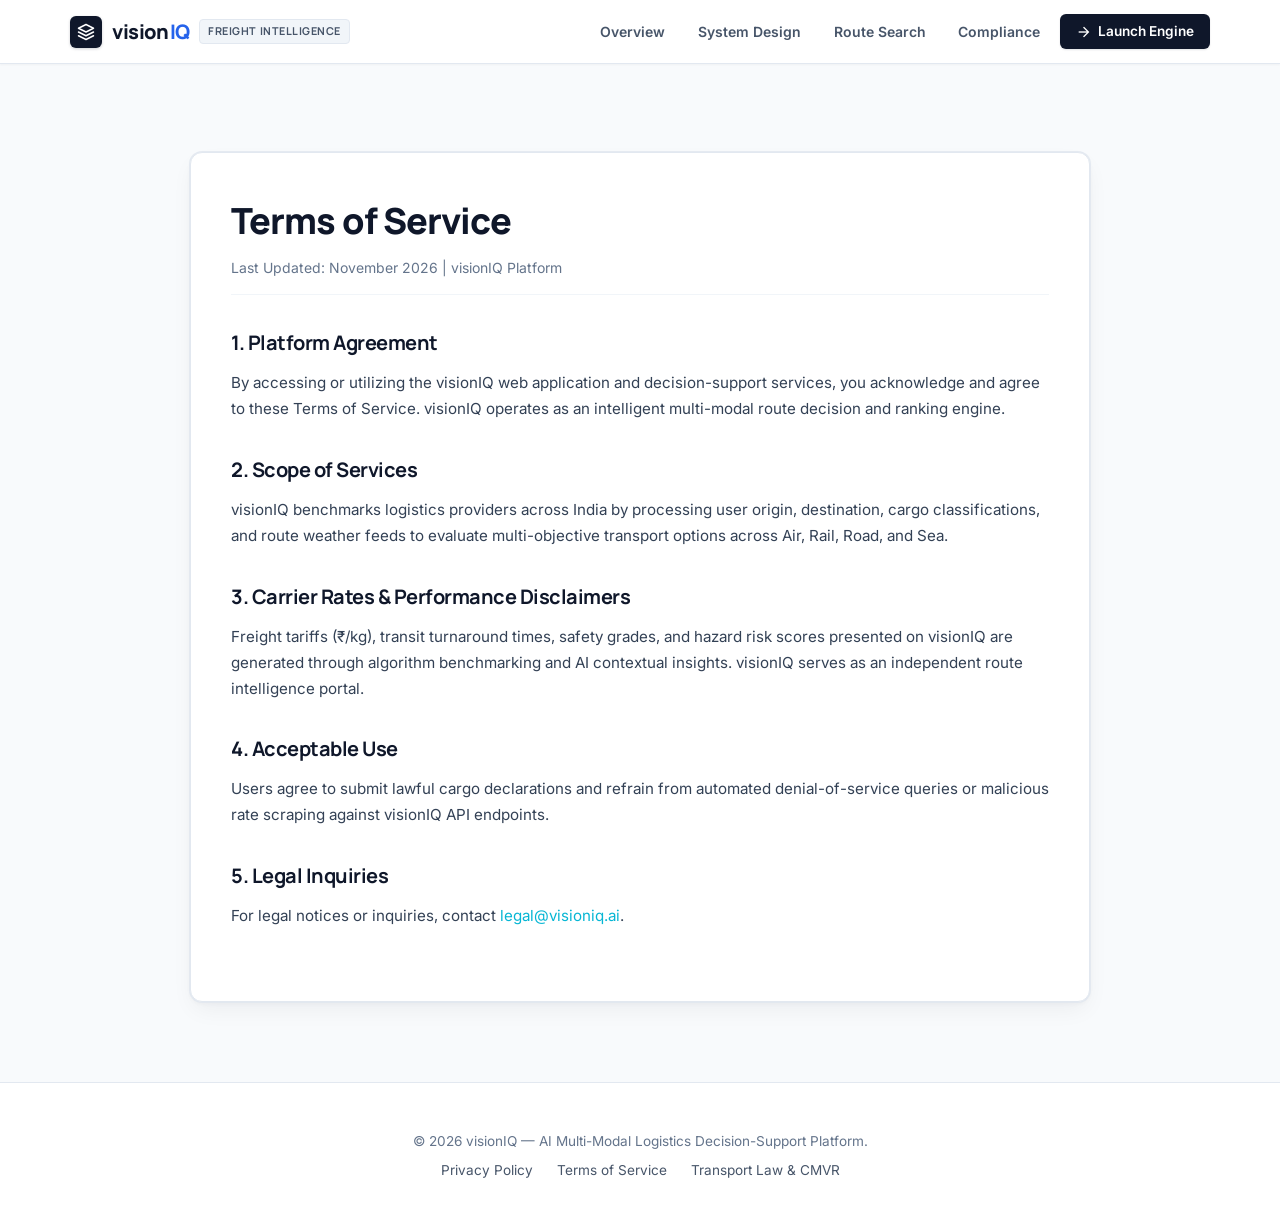
<file: src/main/resources/static/terms.html>
<!DOCTYPE html>
<html lang="en">
<head>
  <meta charset="utf-8">
  <meta content="width=device-width, initial-scale=1.0" name="viewport">
  <title>Terms of Service | visionIQ</title>
  <link rel="preconnect" href="https://fonts.googleapis.com">
  <link rel="preconnect" href="https://fonts.gstatic.com" crossorigin>
  <link href="https://fonts.googleapis.com/css2?family=Manrope:wght@400;500;600;700;800&family=Inter:wght@400;500;600;700&display=swap" rel="stylesheet">
  <link href="https://fonts.googleapis.com/css2?family=Material+Symbols+Outlined:wght,FILL@100..700,0..1&display=swap" rel="stylesheet">
  <link rel="stylesheet" href="style.css">
  <style>
    .legal-container {
      max-width: 900px;
      margin: 3rem auto 5rem;
      padding: 2.5rem;
      background: #FFFFFF;
      border-radius: var(--radius-lg);
      border: 1px solid var(--border-color);
      box-shadow: var(--shadow-card);
    }
    .legal-title {
      font-size: 2.25rem;
      font-weight: 800;
      color: var(--color-slate-900);
      margin-bottom: 0.5rem;
    }
    .legal-updated {
      font-size: 0.875rem;
      color: var(--color-slate-500);
      margin-bottom: 2rem;
      padding-bottom: 1rem;
      border-bottom: 1px solid var(--border-subtle);
    }
    .legal-section {
      margin-bottom: 2rem;
    }
    .legal-section h2 {
      font-size: 1.25rem;
      font-weight: 700;
      color: var(--color-slate-900);
      margin-bottom: 0.75rem;
    }
    .legal-section p, .legal-section li {
      font-size: 0.95rem;
      line-height: 1.7;
      color: var(--color-slate-700);
      margin-bottom: 0.75rem;
    }
  </style>
</head>
<body>
  <div class="page-transition-overlay" id="page-transition"></div>

  <header class="top-nav">
    <div class="nav-inner">
      <a href="index.html" class="brand-wrapper">
        <div class="brand-icon">
          <svg viewBox="0 0 24 24">
            <path d="M12 2L2 7l10 5 10-5-10-5zM2 17l10 5 10-5M2 12l10 5 10-5" stroke="#FFFFFF" stroke-width="2" stroke-linecap="round" stroke-linejoin="round" fill="none"/>
          </svg>
        </div>
        <div class="brand-text">
          vision<span class="iq-badge">IQ</span>
          <span class="brand-tag">Freight Intelligence</span>
        </div>
      </a>
      <div class="nav-links">
        <a href="index.html" class="nav-link">Overview</a>
        <a href="index.html#architecture" class="nav-link">System Design</a>
        <a href="shipment.html" class="nav-link">Route Search</a>
        <a href="compliance.html" class="nav-link">Compliance</a>
        <a href="shipment.html" class="nav-cta">
          <span class="material-symbols-outlined" style="font-size: 16px;">arrow_forward</span>
          Launch Engine
        </a>
      </div>
    </div>
  </header>

  <main class="main-content" style="padding-top: 6.5rem;">
    <div class="legal-container">
      <h1 class="legal-title">Terms of Service</h1>
      <div class="legal-updated">Last Updated: November 2026 | visionIQ Platform</div>

      <div class="legal-section">
        <h2>1. Platform Agreement</h2>
        <p>By accessing or utilizing the visionIQ web application and decision-support services, you acknowledge and agree to these Terms of Service. visionIQ operates as an intelligent multi-modal route decision and ranking engine.</p>
      </div>

      <div class="legal-section">
        <h2>2. Scope of Services</h2>
        <p>visionIQ benchmarks logistics providers across India by processing user origin, destination, cargo classifications, and route weather feeds to evaluate multi-objective transport options across Air, Rail, Road, and Sea.</p>
      </div>

      <div class="legal-section">
        <h2>3. Carrier Rates &amp; Performance Disclaimers</h2>
        <p>Freight tariffs (₹/kg), transit turnaround times, safety grades, and hazard risk scores presented on visionIQ are generated through algorithm benchmarking and AI contextual insights. visionIQ serves as an independent route intelligence portal.</p>
      </div>

      <div class="legal-section">
        <h2>4. Acceptable Use</h2>
        <p>Users agree to submit lawful cargo declarations and refrain from automated denial-of-service queries or malicious rate scraping against visionIQ API endpoints.</p>
      </div>

      <div class="legal-section">
        <h2>5. Legal Inquiries</h2>
        <p>For legal notices or inquiries, contact <a href="mailto:legal@visioniq.ai" style="color: #06B6D4;">legal@visioniq.ai</a>.</p>
      </div>
    </div>
  </main>

  <footer class="site-footer">
    <div class="footer-inner" style="text-align: center;">
      <p style="font-size: 0.85rem; color: var(--text-muted); margin-bottom: 0.5rem;">
        © 2026 visionIQ — AI Multi-Modal Logistics Decision-Support Platform.
      </p>
      <div style="display: flex; justify-content: center; gap: 1.5rem; font-size: 0.8rem; color: var(--text-subtle);">
        <a href="privacy.html" class="footer-link">Privacy Policy</a>
        <a href="terms.html" class="footer-link">Terms of Service</a>
        <a href="compliance.html" class="footer-link">Transport Law &amp; CMVR</a>
      </div>
    </div>
  </footer>

  <script>
    document.addEventListener("DOMContentLoaded", () => {
      setTimeout(() => {
        const overlay = document.getElementById('page-transition');
        if (overlay) overlay.classList.add('hidden');
      }, 50);
    });
  </script>
</body>
</html>
</file>
<file: src/main/resources/static/style.css>
/* ============================================================
   visionIQ — Master Design System (Sharp, Smooth, Modern Light Theme)
   ============================================================ */
:root {
  /* Surface & Backgrounds */
  --bg-page:                 #F8FAFC; /* Clean soft slate-50 */
  --bg-surface:              #FFFFFF; /* Pure crisp white */
  --bg-surface-subtle:       #F1F5F9; /* Slate-100 */
  --bg-surface-elevated:     #FFFFFF;

  /* Brand Accents — Sharp Royal Cobalt & Deep Obsidian */
  --color-primary:           #2563EB; /* Royal Cobalt Blue */
  --color-primary-dark:      #1D4ED8;
  --color-primary-light:     #EFF6FF;
  --color-primary-border:    #BFDBFE;

  --color-slate-900:         #0F172A;
  --color-slate-800:         #1E293B;
  --color-slate-700:         #334155;
  --color-slate-600:         #475569;
  --color-slate-500:         #64748B;
  --color-slate-400:         #94A3B8;
  --color-slate-300:         #CBD5E1;
  --color-slate-200:         #E2E8F0;
  --color-slate-100:         #F1F5F9;

  --color-success:           #059669; /* Emerald */
  --color-success-light:     #ECFDF5;
  --color-success-border:    #A7F3D0;
  
  --color-warning:           #D97706; /* Amber */
  --color-warning-light:     #FFFBEB;
  --color-warning-border:    #FDE68A;

  --color-danger:            #DC2626;

  /* Typography Colors */
  --text-main:               #0F172A;
  --text-secondary:          #334155;
  --text-muted:              #64748B;
  --text-subtle:             #94A3B8;

  /* Borders & Dividers */
  --border-color:            #E2E8F0;
  --border-subtle:           #F1F5F9;
  --border-input:            #CBD5E1;
  --border-focus:            #2563EB;

  /* Typography */
  --font-headline:           'Manrope', -apple-system, BlinkMacSystemFont, 'Segoe UI', Roboto, sans-serif;
  --font-body:               'Inter', -apple-system, BlinkMacSystemFont, 'Segoe UI', Roboto, sans-serif;
  --font-mono:               'JetBrains Mono', monospace;

  /* Radii (Sharp & modern) */
  --radius-xs:               4px;
  --radius-sm:               6px;
  --radius-md:               10px;
  --radius-lg:               12px;
  --radius-xl:               16px;
  --radius-full:             9999px;

  /* Shadows (Multi-Stop Layered Executive Shadows) */
  --shadow-xs:               0 1px 2px 0 rgba(15, 23, 42, 0.04);
  --shadow-sm:               0 1px 2px 0 rgba(15, 23, 42, 0.04), 0 2px 4px -1px rgba(15, 23, 42, 0.03);
  --shadow-card:             0 0 0 1px rgba(226, 232, 240, 0.85), 0 2px 4px 0 rgba(15, 23, 42, 0.03), 0 10px 24px -4px rgba(15, 23, 42, 0.06);
  --shadow-card-hover:       0 0 0 1px rgba(203, 213, 225, 0.9), 0 6px 14px -2px rgba(15, 23, 42, 0.06), 0 20px 36px -6px rgba(15, 23, 42, 0.1);
  --shadow-featured:         0 0 0 1.5px #2563EB, 0 4px 12px -2px rgba(37, 99, 235, 0.15), 0 24px 44px -8px rgba(15, 23, 42, 0.14);
  --shadow-elevated:         0 0 0 1px rgba(226, 232, 240, 0.9), 0 12px 32px -4px rgba(15, 23, 42, 0.08), 0 4px 8px -2px rgba(15, 23, 42, 0.04);
  --shadow-dropdown:         0 0 0 1px rgba(226, 232, 240, 0.9), 0 16px 36px -6px rgba(15, 23, 42, 0.12), 0 6px 12px -2px rgba(15, 23, 42, 0.04);
}

/* ============================================================
   Global Reset & Base
   ============================================================ */
*, *::before, *::after {
  box-sizing: border-box;
  margin: 0;
  padding: 0;
}

html {
  scroll-behavior: smooth;
  color-scheme: light;
}

body {
  font-family: var(--font-body);
  background-color: var(--bg-page);
  color: var(--text-main);
  line-height: 1.55;
  min-height: 100vh;
  overflow-x: hidden;
  -webkit-font-smoothing: antialiased;
}

h1, h2, h3, h4, h5, h6 {
  font-family: var(--font-headline);
  font-weight: 700;
  letter-spacing: -0.025em;
  color: var(--color-slate-900);
}

a {
  color: inherit;
  text-decoration: none;
  transition: all 0.15s ease;
}

button {
  cursor: pointer;
  border: none;
  font-family: inherit;
  outline: none;
}

.material-symbols-outlined {
  font-variation-settings: 'FILL' 0, 'wght' 400, 'GRAD' 0, 'opsz' 24;
  vertical-align: middle;
}

/* ============================================================
   Page Transition Overlay
   ============================================================ */
.page-transition-overlay {
  position: fixed;
  inset: 0;
  background: #FFFFFF;
  z-index: 99999;
  opacity: 1;
  pointer-events: none;
  transition: opacity 0.25s ease, visibility 0.25s ease;
}

.page-transition-overlay.hidden {
  opacity: 0;
  visibility: hidden;
}

.page-transition-overlay.active {
  opacity: 1;
  visibility: visible;
}

/* ============================================================
   Top Bar (Sharp, Full-Width, Rock-Solid Sticky Header)
   ============================================================ */
.top-nav {
  position: fixed;
  top: 0;
  left: 0;
  right: 0;
  width: 100%;
  height: 64px;
  background: rgba(255, 255, 255, 0.96);
  backdrop-filter: blur(12px);
  -webkit-backdrop-filter: blur(12px);
  border-bottom: 1px solid var(--border-color);
  z-index: 1000;
  display: flex;
  align-items: center;
  justify-content: space-between;
  padding: 0 1.5rem;
  box-shadow: 0 1px 2px 0 rgba(15, 23, 42, 0.04);
}

.nav-inner {
  max-width: 1140px;
  margin: 0 auto;
  width: 100%;
  display: flex;
  justify-content: space-between;
  align-items: center;
  gap: 1.5rem;
}

.brand-wrapper {
  display: inline-flex;
  align-items: center;
  gap: 0.65rem;
  text-decoration: none;
  flex-shrink: 0;
}

.brand-icon {
  width: 32px;
  height: 32px;
  border-radius: var(--radius-sm);
  background: var(--color-slate-900);
  display: flex;
  align-items: center;
  justify-content: center;
  box-shadow: 0 1px 3px rgba(15, 23, 42, 0.2);
}

.brand-icon svg {
  width: 18px;
  height: 18px;
}

.brand-text {
  font-family: var(--font-headline);
  font-size: 1.25rem;
  font-weight: 800;
  letter-spacing: -0.03em;
  color: var(--color-slate-900);
  display: flex;
  align-items: center;
}

.brand-text .iq-badge {
  color: var(--color-primary);
  margin-left: 1px;
}

.brand-tag {
  font-size: 0.675rem;
  font-weight: 700;
  text-transform: uppercase;
  letter-spacing: 0.05em;
  color: var(--color-slate-600);
  background: var(--bg-surface-subtle);
  border: 1px solid var(--border-color);
  padding: 0.2rem 0.5rem;
  border-radius: var(--radius-xs);
  margin-left: 0.6rem;
}

.nav-links {
  display: flex;
  align-items: center;
  gap: 0.35rem;
}

.nav-link {
  font-size: 0.875rem;
  font-weight: 600;
  color: var(--color-slate-600);
  padding: 0.45rem 0.85rem;
  border-radius: var(--radius-sm);
  transition: all 0.15s ease;
  display: inline-flex;
  align-items: center;
  gap: 0.35rem;
}

.nav-link:hover {
  color: var(--color-slate-900);
  background: var(--color-slate-100);
}

.nav-link.active {
  color: var(--color-primary);
  background: var(--color-primary-light);
  font-weight: 700;
}

.nav-actions {
  display: flex;
  align-items: center;
  gap: 0.5rem;
  margin-left: 0.5rem;
}

.nav-cta {
  display: inline-flex;
  align-items: center;
  gap: 0.4rem;
  background: var(--color-slate-900);
  color: #FFFFFF;
  font-weight: 600;
  font-size: 0.85rem;
  padding: 0.45rem 1rem;
  border-radius: var(--radius-sm);
  box-shadow: 0 1px 2px rgba(15, 23, 42, 0.12);
  transition: all 0.15s ease;
  white-space: nowrap;
}

.nav-cta:hover {
  background: var(--color-primary);
  color: #FFFFFF;
  transform: translateY(-1px);
  box-shadow: 0 3px 8px rgba(37, 99, 235, 0.25);
}

/* ============================================================
   Hero Section
   ============================================================ */
.hero-section {
  padding: 6.5rem 1.5rem 3rem;
  max-width: 1040px;
  margin: 0 auto;
  text-align: center;
}

.hero-pill {
  display: inline-flex;
  align-items: center;
  gap: 0.45rem;
  background: #FFFFFF;
  border: 1px solid var(--border-color);
  padding: 0.3rem 0.85rem;
  border-radius: var(--radius-full);
  font-size: 0.775rem;
  font-weight: 600;
  color: var(--color-slate-700);
  margin-bottom: 1.25rem;
  box-shadow: var(--shadow-xs);
}

.hero-pill .dot {
  width: 7px;
  height: 7px;
  border-radius: 50%;
  background-color: var(--color-primary);
}

.hero-title {
  font-size: clamp(2.3rem, 4.5vw, 3.5rem);
  font-weight: 800;
  line-height: 1.15;
  letter-spacing: -0.035em;
  color: var(--color-slate-900);
  margin-bottom: 1.15rem;
  max-width: 860px;
  margin-left: auto;
  margin-right: auto;
}

.hero-title .accent-text {
  color: var(--color-primary);
}

.hero-subtext {
  font-size: clamp(1rem, 1.6vw, 1.15rem);
  color: var(--color-slate-600);
  max-width: 640px;
  margin: 0 auto 2rem;
  line-height: 1.6;
}

.hero-actions {
  display: flex;
  justify-content: center;
  align-items: center;
  gap: 0.75rem;
  flex-wrap: wrap;
  margin-bottom: 3rem;
}

.btn-primary-hero {
  display: inline-flex;
  align-items: center;
  gap: 0.45rem;
  background: var(--color-slate-900);
  color: #FFFFFF;
  font-weight: 600;
  font-size: 0.95rem;
  padding: 0.75rem 1.65rem;
  border-radius: var(--radius-md);
  box-shadow: 0 2px 6px rgba(15, 23, 42, 0.12);
  transition: all 0.15s ease;
}

.btn-primary-hero:hover {
  background: var(--color-primary);
  transform: translateY(-1px);
  box-shadow: 0 4px 12px rgba(37, 99, 235, 0.25);
}

.btn-secondary-hero {
  display: inline-flex;
  align-items: center;
  gap: 0.45rem;
  background: #FFFFFF;
  color: var(--color-slate-700);
  font-weight: 600;
  font-size: 0.95rem;
  padding: 0.75rem 1.4rem;
  border-radius: var(--radius-md);
  border: 1px solid var(--border-color);
  box-shadow: var(--shadow-xs);
  transition: all 0.15s ease;
}

.btn-secondary-hero:hover {
  background: var(--bg-surface-subtle);
  color: var(--color-slate-900);
  border-color: var(--color-slate-300);
}

/* ============================================================
   Interactive Hero Showcase Card (Executive Logistics Cockpit)
   ============================================================ */
.hero-showcase {
  max-width: 900px;
  margin: 2.75rem auto 0;
  background: #FFFFFF;
  border: 1px solid var(--border-color);
  border-radius: var(--radius-xl);
  box-shadow: var(--shadow-card);
  text-align: left;
  overflow: hidden;
  position: relative;
  transition: all 0.25s cubic-bezier(0.16, 1, 0.3, 1);
}

.hero-showcase:hover {
  box-shadow: var(--shadow-card-hover);
}

.showcase-cockpit-bar {
  display: flex;
  justify-content: space-between;
  align-items: center;
  padding: 0.85rem 1.35rem;
  background: #F8FAFC;
  border-bottom: 1px solid var(--border-color);
  flex-wrap: wrap;
  gap: 0.75rem;
}

.cockpit-status {
  display: flex;
  align-items: center;
  gap: 0.65rem;
}

.pulse-beacon {
  width: 9px;
  height: 9px;
  border-radius: 50%;
  background: var(--color-success);
  box-shadow: 0 0 0 0 rgba(5, 150, 105, 0.6);
  animation: beacon-pulse 2s infinite;
}

@keyframes beacon-pulse {
  0% { box-shadow: 0 0 0 0 rgba(5, 150, 105, 0.6); }
  70% { box-shadow: 0 0 0 7px rgba(5, 150, 105, 0); }
  100% { box-shadow: 0 0 0 0 rgba(5, 150, 105, 0); }
}

.cockpit-title {
  font-size: 0.825rem;
  font-weight: 700;
  color: var(--color-slate-800);
  letter-spacing: -0.01em;
}

.cockpit-tags {
  display: flex;
  align-items: center;
  gap: 0.45rem;
}

.cockpit-badge {
  display: inline-flex;
  align-items: center;
  gap: 0.3rem;
  background: #FFFFFF;
  color: var(--color-slate-700);
  border: 1px solid var(--border-color);
  font-size: 0.725rem;
  font-weight: 600;
  padding: 0.2rem 0.55rem;
  border-radius: var(--radius-full);
}

.cockpit-badge .material-symbols-outlined {
  font-size: 14px;
  color: var(--color-primary);
}

.cockpit-badge.hub-badge .material-symbols-outlined {
  color: #06B6D4;
}

/* Corridor Visual Track */
.showcase-corridor-track {
  display: flex;
  align-items: center;
  justify-content: space-between;
  padding: 1.25rem 1.5rem;
  background: #FFFFFF;
  border-bottom: 1px solid var(--border-subtle);
  position: relative;
  gap: 1rem;
}

.track-node {
  display: flex;
  align-items: center;
  gap: 0.65rem;
  min-width: 160px;
}

.track-dot {
  width: 12px;
  height: 12px;
  border-radius: 50%;
  border: 2.5px solid #FFFFFF;
  box-shadow: 0 0 0 2px var(--color-slate-900);
  background: var(--color-slate-900);
  flex-shrink: 0;
}

.track-node.origin .track-dot {
  background: var(--color-primary);
  box-shadow: 0 0 0 2px var(--color-primary);
}

.track-node.dest .track-dot {
  background: var(--color-success);
  box-shadow: 0 0 0 2px var(--color-success);
}

.track-info {
  display: flex;
  flex-direction: column;
}

.track-label {
  font-size: 0.675rem;
  text-transform: uppercase;
  letter-spacing: 0.05em;
  color: var(--color-slate-500);
  font-weight: 600;
}

.track-name {
  font-size: 0.875rem;
  font-weight: 700;
  color: var(--color-slate-900);
}

.track-line {
  flex: 1;
  display: flex;
  align-items: center;
  justify-content: center;
  position: relative;
}

.track-line::before {
  content: '';
  position: absolute;
  left: 0;
  right: 0;
  top: 50%;
  height: 2px;
  background: repeating-linear-gradient(to right, #CBD5E1 0, #CBD5E1 6px, transparent 6px, transparent 12px);
  z-index: 1;
}

.track-mode-pill {
  position: relative;
  z-index: 2;
  display: inline-flex;
  align-items: center;
  gap: 0.35rem;
  background: var(--color-primary-light);
  border: 1px solid var(--color-primary-border);
  color: var(--color-primary-dark);
  font-size: 0.725rem;
  font-weight: 700;
  padding: 0.25rem 0.75rem;
  border-radius: var(--radius-full);
}

.track-mode-pill .material-symbols-outlined {
  font-size: 15px;
}

@media (max-width: 680px) {
  .showcase-corridor-track {
    flex-direction: column;
    align-items: flex-start;
  }
  .track-line {
    width: 100%;
    margin: 0.5rem 0;
  }
}

.showcase-body {
  padding: 1.25rem 1.5rem;
}

.showcase-grid {
  display: grid;
  grid-template-columns: repeat(4, 1fr);
  gap: 0.85rem;
}

@media (max-width: 768px) {
  .showcase-grid {
    grid-template-columns: repeat(2, 1fr);
  }
}

.showcase-stat-box {
  background: #FFFFFF;
  border: 1px solid var(--border-color);
  border-radius: var(--radius-md);
  padding: 0.95rem 1rem;
  transition: all 0.2s cubic-bezier(0.16, 1, 0.3, 1);
  position: relative;
  overflow: hidden;
  box-shadow: var(--shadow-xs);
}

.showcase-stat-box:hover {
  transform: translateY(-2px);
  box-shadow: var(--shadow-sm);
  border-color: #CBD5E1;
}

/* Distinct Semantic Stat Accents */
.stat-box-funnel {
  border-left: 3.5px solid #06B6D4;
}

.stat-box-cargo {
  border-left: 3.5px solid #F59E0B;
}

.stat-box-weather {
  border-left: 3.5px solid #10B981;
}

.stat-box-carrier {
  border-left: 3.5px solid #2563EB;
}

.stat-label {
  font-size: 0.685rem;
  text-transform: uppercase;
  letter-spacing: 0.06em;
  color: var(--color-slate-500);
  margin-bottom: 0.35rem;
  font-weight: 700;
}

.stat-value {
  font-size: 1rem;
  font-weight: 800;
  color: var(--color-slate-900);
  display: flex;
  align-items: center;
  gap: 0.35rem;
}

.stat-highlight {
  color: var(--color-primary);
}

/* ============================================================
   Metrics Ribbon (Reworked & Distinct Executive Dashboard Strip)
   ============================================================ */
.metrics-ribbon {
  max-width: 960px;
  margin: 3.5rem auto 4.5rem;
  padding: 1.5rem 1.25rem;
  background: #FFFFFF;
  border: 1px solid var(--border-color);
  border-radius: var(--radius-xl);
  display: grid;
  grid-template-columns: repeat(4, 1fr);
  box-shadow: var(--shadow-card);
}

.metric-item {
  text-align: center;
  position: relative;
  padding: 0.35rem 1rem;
}

.metric-item:not(:last-child)::after {
  content: '';
  position: absolute;
  right: 0;
  top: 15%;
  height: 70%;
  width: 1px;
  background: var(--border-color);
}

@media (max-width: 768px) {
  .metric-item:not(:last-child)::after {
    display: none;
  }
}

.metric-number {
  font-family: var(--font-headline);
  font-size: 1.85rem;
  font-weight: 800;
  letter-spacing: -0.03em;
  color: var(--color-slate-900);
  line-height: 1.1;
  margin-bottom: 0.35rem;
}

.metric-text {
  font-size: 0.8rem;
  color: var(--color-slate-500);
  font-weight: 500;
}
  font-weight: 500;
}

/* ============================================================
   Architecture & Feature Cards (Reworked & Sharp)
   ============================================================ */
.section-wrapper {
  max-width: 1040px;
  margin: 0 auto;
  padding: 3rem 1.5rem;
}

.section-tag {
  display: inline-block;
  font-size: 0.725rem;
  font-weight: 700;
  text-transform: uppercase;
  letter-spacing: 0.08em;
  color: var(--color-primary);
  margin-bottom: 0.4rem;
}

.section-title {
  font-size: clamp(1.75rem, 2.75vw, 2.35rem);
  font-weight: 800;
  letter-spacing: -0.03em;
  color: var(--color-slate-900);
  margin-bottom: 0.65rem;
}

.section-desc {
  font-size: 1rem;
  color: var(--color-slate-600);
  max-width: 580px;
  margin-bottom: 2.5rem;
}

.architecture-grid {
  display: grid;
  grid-template-columns: repeat(auto-fit, minmax(230px, 1fr));
  gap: 1rem;
}

.arch-card {
  background: #FFFFFF;
  border: 1px solid var(--border-color);
  border-radius: var(--radius-lg);
  padding: 1.65rem 1.5rem;
  transition: all 0.25s cubic-bezier(0.16, 1, 0.3, 1);
  position: relative;
  box-shadow: var(--shadow-card);
  display: flex;
  flex-direction: column;
  overflow: hidden;
}

.arch-card::after {
  content: '';
  position: absolute;
  top: 0;
  left: 0;
  right: 0;
  height: 3px;
  background: transparent;
  transition: all 0.2s ease;
}

.arch-card:hover {
  transform: translateY(-4px);
  border-color: #CBD5E1;
  box-shadow: var(--shadow-card-hover);
}

/* Step 01: Spatial Geometry (Royal Blue) */
.arch-card.step-1::after { background: #2563EB; }
.arch-card.step-1 .arch-icon-box { background: #EFF6FF; border-color: #BFDBFE; color: #2563EB; }
.arch-card.step-1 .arch-step-badge { color: #1D4ED8; background: #EFF6FF; border-color: #BFDBFE; }

/* Step 02: Gemini Semantic Reasoning (Purple/Violet) */
.arch-card.step-2::after { background: #8B5CF6; }
.arch-card.step-2 .arch-icon-box { background: #F5F3FF; border-color: #DDD6FE; color: #8B5CF6; }
.arch-card.step-2 .arch-step-badge { color: #6D28D9; background: #F5F3FF; border-color: #DDD6FE; }

/* Step 03: Meteorological Telemetry (Emerald/Teal) */
.arch-card.step-3::after { background: #10B981; }
.arch-card.step-3 .arch-icon-box { background: #ECFDF5; border-color: #A7F3D0; color: #059669; }
.arch-card.step-3 .arch-step-badge { color: #047857; background: #ECFDF5; border-color: #A7F3D0; }

/* Step 04: Multi-Objective Decision Engine (Warm Amber) */
.arch-card.step-4::after { background: #F59E0B; }
.arch-card.step-4 .arch-icon-box { background: #FFFBEB; border-color: #FDE68A; color: #D97706; }
.arch-card.step-4 .arch-step-badge { color: #B45309; background: #FFFBEB; border-color: #FDE68A; }

.arch-step-badge {
  position: absolute;
  top: 1.25rem;
  right: 1.25rem;
  font-size: 0.675rem;
  font-weight: 700;
  color: var(--color-slate-500);
  background: var(--bg-surface-subtle);
  border: 1px solid var(--border-color);
  padding: 0.15rem 0.5rem;
  border-radius: var(--radius-xs);
}

.arch-icon-box {
  width: 42px;
  height: 42px;
  border-radius: var(--radius-md);
  background: var(--color-primary-light);
  border: 1px solid var(--color-primary-border);
  display: flex;
  align-items: center;
  justify-content: center;
  margin-bottom: 1rem;
  color: var(--color-primary);
  box-shadow: var(--shadow-xs);
}

.arch-icon-box .material-symbols-outlined {
  font-size: 22px;
}

.arch-card-title {
  font-size: 1.05rem;
  font-weight: 700;
  margin-bottom: 0.45rem;
  color: var(--color-slate-900);
}

.arch-card-desc {
  font-size: 0.875rem;
  color: var(--color-slate-600);
  line-height: 1.55;
}

/* ============================================================
   CTA Card (Sharp & High Contrast)
   ============================================================ */
.cta-banner {
  max-width: 960px;
  margin: 3rem auto;
  padding: 2.75rem 2rem;
  background: var(--color-slate-900);
  border-radius: var(--radius-lg);
  box-shadow: var(--shadow-card);
  text-align: center;
  color: #FFFFFF;
}

.cta-banner-title {
  font-size: clamp(1.75rem, 2.75vw, 2.25rem);
  font-weight: 800;
  color: #FFFFFF;
  margin-bottom: 0.65rem;
}

.cta-banner-desc {
  font-size: 1rem;
  color: #94A3B8;
  max-width: 560px;
  margin: 0 auto 1.5rem;
}

.cta-banner .btn-primary-hero {
  background: #FFFFFF;
  color: var(--color-slate-900);
  box-shadow: none;
}

.cta-banner .btn-primary-hero:hover {
  background: var(--color-primary);
  color: #FFFFFF;
}

/* ============================================================
   Footer (Clean Neutral Light)
   ============================================================ */
.site-footer {
  border-top: 1px solid var(--border-color);
  background: #FFFFFF;
  padding: 3rem 1.5rem 2rem;
  margin-top: 4.5rem;
}

.footer-inner {
  max-width: 1040px;
  margin: 0 auto;
}

.footer-grid {
  display: grid;
  grid-template-columns: 2fr 1fr 1fr 1fr;
  gap: 2.25rem;
  margin-bottom: 2.25rem;
}

.footer-desc {
  font-size: 0.85rem;
  color: var(--color-slate-600);
  max-width: 300px;
  line-height: 1.55;
}

.footer-heading {
  font-size: 0.775rem;
  font-weight: 700;
  text-transform: uppercase;
  letter-spacing: 0.08em;
  color: var(--color-slate-900);
  margin-bottom: 0.75rem;
}

.footer-list {
  list-style: none;
  display: flex;
  flex-direction: column;
  gap: 0.45rem;
}

.footer-link {
  font-size: 0.85rem;
  color: var(--color-slate-600);
  transition: all 0.15s ease;
}

.footer-link:hover {
  color: var(--color-primary);
}

.footer-bottom {
  display: flex;
  justify-content: space-between;
  align-items: center;
  padding-top: 1.5rem;
  border-top: 1px solid var(--border-subtle);
  font-size: 0.8rem;
  color: var(--color-slate-500);
  flex-wrap: wrap;
  gap: 0.75rem;
}

/* Responsive adjustments */
@media (max-width: 900px) {
  .footer-grid {
    grid-template-columns: 1fr 1fr;
  }
  .metrics-ribbon {
    grid-template-columns: repeat(2, 1fr);
  }
}

@media (max-width: 768px) {
  .top-nav {
    height: 58px;
  }
  .nav-inner {
    padding: 0 1rem;
  }
  .nav-links {
    display: none; /* Mobile menu can toggle or simplify */
  }
  .hero-section {
    padding-top: 5.5rem;
  }
}

@media (max-width: 600px) {
  .footer-grid {
    grid-template-columns: 1fr;
    gap: 1.5rem;
  }
  .metrics-ribbon {
    grid-template-columns: 1fr;
    gap: 1rem;
  }
  .hero-actions {
    flex-direction: column;
    width: 100%;
  }
  .btn-primary-hero, .btn-secondary-hero {
    width: 100%;
    justify-content: center;
  }
}
</file>
<file: src/main/resources/static/details.css>
/* ============================================================
   visionIQ — Shipment Details Styles (Clean Sharp Light)
   ============================================================ */

.details-content {
  max-width: 1040px;
  margin: 0 auto;
  padding: 0 1.25rem 4.5rem;
}

.details-header {
  text-align: center;
  margin-bottom: 2rem;
}

.details-grid {
  display: grid;
  grid-template-columns: 1.1fr 0.9fr;
  gap: 1.25rem;
  margin-bottom: 1.5rem;
}

@media (max-width: 820px) {
  .details-grid {
    grid-template-columns: 1fr;
  }
}

.details-card {
  background: #FFFFFF;
  border: 1px solid var(--border-color);
  border-radius: var(--radius-xl);
  padding: 1.75rem;
  box-shadow: var(--shadow-card);
  transition: all 0.25s cubic-bezier(0.16, 1, 0.3, 1);
}

.details-card:hover {
  transform: translateY(-2px);
  box-shadow: var(--shadow-card-hover);
}

.details-card-header {
  display: flex;
  justify-content: space-between;
  align-items: center;
  margin-bottom: 1rem;
  padding-bottom: 0.75rem;
  border-bottom: 1px solid var(--border-subtle);
}

.details-card-title {
  font-size: 1.05rem;
  font-weight: 700;
  color: var(--color-slate-900);
  display: flex;
  align-items: center;
  gap: 0.45rem;
}

.details-card-title .material-symbols-outlined {
  color: var(--color-primary);
  font-size: 20px;
}

.details-list {
  display: flex;
  flex-direction: column;
  gap: 0.85rem;
}

.details-item {
  display: flex;
  justify-content: space-between;
  align-items: center;
  padding: 0.4rem 0;
  border-bottom: 1px solid var(--border-subtle);
}

.details-item:last-child {
  border-bottom: none;
}

.details-item-label {
  font-size: 0.825rem;
  color: var(--color-slate-500);
}

.details-item-val {
  font-size: 0.925rem;
  font-weight: 600;
  color: var(--color-slate-900);
}

.highlight-cyan {
  color: var(--color-primary);
  font-weight: 700;
}

/* Journey Stopover Timeline Card */
.journey-timeline-card {
  background: #FFFFFF;
  border: 1px solid var(--border-color);
  border-radius: var(--radius-lg);
  padding: 1.5rem;
  margin-bottom: 1.5rem;
  box-shadow: var(--shadow-card);
}

.journey-stops-list {
  display: flex;
  flex-direction: column;
  gap: 1.25rem;
  position: relative;
  margin-top: 1.25rem;
  padding-left: 1.75rem;
}

.journey-stops-list::before {
  content: '';
  position: absolute;
  top: 8px;
  bottom: 8px;
  left: 6px;
  width: 2px;
  background: #E2E8F0;
}

.journey-stop-item {
  position: relative;
  display: flex;
  flex-direction: column;
  gap: 0.2rem;
}

.journey-stop-item::before {
  content: '';
  position: absolute;
  left: -1.75rem;
  top: 5px;
  width: 12px;
  height: 12px;
  border-radius: 50%;
  background: #FFFFFF;
  border: 2px solid var(--color-primary);
  box-shadow: 0 0 0 2px rgba(37, 99, 235, 0.15);
}

.journey-stop-city {
  font-size: 0.95rem;
  font-weight: 700;
  color: var(--color-slate-900);
  display: flex;
  align-items: center;
  gap: 0.5rem;
}

.journey-stop-meta {
  font-size: 0.8rem;
  color: var(--color-slate-500);
  display: flex;
  align-items: center;
  gap: 0.6rem;
  flex-wrap: wrap;
}

.stop-weather-pill {
  display: inline-flex;
  align-items: center;
  gap: 0.3rem;
  background: var(--bg-surface-subtle);
  border: 1px solid var(--border-color);
  color: var(--color-slate-700);
  font-size: 0.725rem;
  padding: 0.12rem 0.45rem;
  border-radius: var(--radius-xs);
}

/* Actions Ribbon */
.details-actions {
  display: flex;
  justify-content: center;
  gap: 0.75rem;
  flex-wrap: wrap;
}

.btn-book {
  display: inline-flex;
  align-items: center;
  gap: 0.45rem;
  background: var(--color-slate-900);
  color: #FFFFFF;
  font-weight: 600;
  font-size: 0.925rem;
  padding: 0.75rem 1.5rem;
  border-radius: var(--radius-md);
  box-shadow: var(--shadow-sm);
  transition: all 0.2s ease;
}

.btn-book:hover {
  background: var(--color-primary);
  transform: translateY(-1px);
}

.btn-print-manifest {
  display: inline-flex;
  align-items: center;
  gap: 0.45rem;
  background: var(--color-primary);
  color: #FFFFFF;
  font-weight: 700;
  font-size: 0.925rem;
  padding: 0.75rem 1.4rem;
  border-radius: var(--radius-md);
  box-shadow: 0 2px 8px rgba(37, 99, 235, 0.25);
  transition: all 0.2s cubic-bezier(0.16, 1, 0.3, 1);
  cursor: pointer;
}

.btn-print-manifest:hover {
  background: var(--color-primary-dark);
  transform: translateY(-2px);
  box-shadow: 0 4px 14px rgba(37, 99, 235, 0.35);
}

.btn-secondary-action {
  display: inline-flex;
  align-items: center;
  gap: 0.45rem;
  background: #FFFFFF;
  border: 1px solid var(--border-color);
  color: var(--color-slate-700);
  font-weight: 600;
  font-size: 0.925rem;
  padding: 0.75rem 1.25rem;
  border-radius: var(--radius-md);
  box-shadow: var(--shadow-sm);
  transition: all 0.2s ease;
}

.btn-secondary-action:hover {
  background: var(--bg-surface-subtle);
  color: var(--color-slate-900);
  border-color: #CBD5E1;
}

/* Screen Mode: Hide Print Letterheads & Footers */
.print-only {
  display: none !important;
}

/* ============================================================
   @media print — Official Indian Freight Waybill / Manifest
   ============================================================ */
@media print {
  @page {
    size: A4 portrait;
    margin: 10mm 12mm 12mm 12mm;
  }

  *, *::before, *::after {
    background: transparent !important;
    color: #000000 !important;
    box-shadow: none !important;
    text-shadow: none !important;
  }

  body {
    background: #FFFFFF !important;
    color: #0F172A !important;
    font-size: 9pt !important;
    line-height: 1.4 !important;
    -webkit-print-color-adjust: exact !important;
    print-color-adjust: exact !important;
  }

  /* Hide interactive web chrome */
  .top-nav,
  .site-footer,
  .details-actions,
  .route-pill,
  .page-transition-overlay,
  .nav-links,
  .brand-tag,
  .hero-subtext {
    display: none !important;
  }

  .main-content {
    padding-top: 0 !important;
    margin: 0 !important;
  }

  .details-content {
    max-width: 100% !important;
    padding: 0 !important;
    margin: 0 !important;
  }

  .details-header {
    margin-bottom: 0.5rem !important;
    text-align: left !important;
  }

  .details-header .hero-title {
    font-size: 14pt !important;
    margin-bottom: 0.15rem !important;
    color: #0F172A !important;
  }

  /* Show official manifest letterhead */
  .print-only {
    display: block !important;
  }

  .print-manifest-header {
    border-bottom: 2px solid #0F172A;
    padding-bottom: 0.6rem;
    margin-bottom: 0.85rem;
  }

  .manifest-letterhead {
    display: flex;
    justify-content: space-between;
    align-items: flex-start;
    gap: 1.25rem;
  }

  .manifest-brand-title {
    font-size: 18pt;
    font-weight: 900;
    color: #0F172A !important;
    letter-spacing: -0.03em;
    line-height: 1;
    margin-bottom: 0.2rem;
  }

  .manifest-brand-sub {
    font-size: 7pt;
    font-weight: 800;
    letter-spacing: 0.08em;
    color: #475569 !important;
    text-transform: uppercase;
  }

  .manifest-meta-box {
    text-align: right;
    font-size: 7.2pt;
    line-height: 1.45;
    color: #1E293B !important;
  }

  .manifest-meta-box span {
    font-family: monospace;
    font-weight: 800;
  }

  .manifest-barcode-strip {
    display: flex;
    justify-content: space-between;
    align-items: center;
    margin-top: 0.35rem;
    padding-top: 0.35rem;
    border-top: 1px dashed #CBD5E1;
  }

  .barcode-graphic {
    font-family: 'Courier New', monospace;
    letter-spacing: 2px;
    font-size: 10pt;
    font-weight: 900;
  }

  .barcode-caption {
    font-size: 6.2pt;
    font-weight: 700;
    color: #64748B !important;
    letter-spacing: 0.05em;
  }

  /* Compact 2-column print grid */
  .details-grid {
    display: grid !important;
    grid-template-columns: 1fr 1fr !important;
    gap: 0.65rem !important;
    margin-bottom: 0.65rem !important;
    page-break-inside: avoid;
    break-inside: avoid;
  }

  .details-card {
    border: 1px solid #CBD5E1 !important;
    border-radius: 4px !important;
    padding: 0.65rem 0.85rem !important;
    box-shadow: none !important;
    page-break-inside: avoid;
    break-inside: avoid;
  }

  .details-card-header {
    margin-bottom: 0.4rem !important;
    padding-bottom: 0.3rem !important;
    border-bottom: 1px solid #E2E8F0 !important;
  }

  .details-card-title {
    font-size: 9.5pt !important;
    font-weight: 800 !important;
  }

  .details-list {
    gap: 0.3rem !important;
  }

  .details-item {
    padding: 0.15rem 0 !important;
    border-bottom: 1px dotted #E2E8F0 !important;
    font-size: 8pt !important;
  }

  .details-item-val {
    font-weight: 700 !important;
  }

  /* Compact Journey Waypoints for Print */
  .journey-timeline-card {
    border: 1px solid #CBD5E1 !important;
    border-radius: 4px !important;
    padding: 0.65rem 0.85rem !important;
    margin-bottom: 0.65rem !important;
    box-shadow: none !important;
    page-break-inside: avoid;
    break-inside: avoid;
  }

  .journey-stops-list {
    gap: 0.45rem !important;
    margin-top: 0.4rem !important;
    padding-left: 1rem !important;
  }

  .journey-stop-item {
    page-break-inside: avoid;
    break-inside: avoid;
  }

  .journey-stop-city {
    font-size: 8.5pt !important;
    font-weight: 800 !important;
  }

  .journey-stop-meta {
    font-size: 7.2pt !important;
  }

  .stop-weather-pill {
    border: 1px solid #CBD5E1 !important;
    padding: 0.05rem 0.3rem !important;
    font-size: 6.8pt !important;
  }

  /* Manifest Statutory Footer & Signatures */
  .print-manifest-footer {
    margin-top: 0.75rem;
    padding-top: 0.45rem;
    border-top: 1.5px solid #0F172A;
    page-break-inside: avoid;
    break-inside: avoid;
  }

  .manifest-statutory-notice {
    font-size: 6.5pt;
    line-height: 1.35;
    color: #334155 !important;
    margin-bottom: 0.65rem;
    text-align: justify;
  }

  .manifest-signatures-grid {
    display: grid;
    grid-template-columns: repeat(3, 1fr);
    gap: 1.25rem;
    margin-top: 1rem;
    margin-bottom: 0.5rem;
  }

  .signature-box {
    text-align: center;
  }

  .signature-line {
    border-bottom: 1px dashed #0F172A;
    height: 22px;
    margin-bottom: 0.3rem;
  }

  .signature-label {
    font-size: 6.8pt;
    font-weight: 700;
    text-transform: uppercase;
  }

  .signature-hub {
    font-size: 6.2pt;
    color: #64748B !important;
  }

  .manifest-watermark-row {
    display: flex;
    justify-content: space-between;
    font-size: 6.2pt;
    font-weight: 700;
    color: #94A3B8 !important;
    border-top: 1px solid #E2E8F0;
    padding-top: 0.25rem;
    margin-top: 0.35rem;
  }
}
</file>
<file: src/main/resources/static/results.css>
/* ============================================================
   visionIQ — Results & Comparison Styles (Clean Sharp Light)
   ============================================================ */

.results-content {
  max-width: 1040px;
  margin: 0 auto;
  padding: 0 1.25rem 4.5rem;
}

/* Route Pill */
.hero-strip {
  text-align: center;
  margin-bottom: 1.75rem;
}

.route-pill {
  display: inline-flex;
  align-items: center;
  gap: 0.5rem;
  background: #FFFFFF;
  border: 1px solid var(--border-color);
  padding: 0.35rem 1rem;
  border-radius: var(--radius-full);
  font-size: 0.875rem;
  font-weight: 700;
  color: var(--color-slate-800);
  margin-bottom: 0.75rem;
  box-shadow: var(--shadow-sm);
}

.route-pill .material-symbols-outlined {
  font-size: 18px;
  color: var(--color-primary);
}

/* Summary Bar */
.summary-bar {
  display: flex;
  justify-content: space-between;
  align-items: center;
  background: #FFFFFF;
  border: 1px solid var(--border-color);
  border-radius: var(--radius-lg);
  padding: 1.15rem 1.75rem;
  margin-bottom: 1.5rem;
  box-shadow: var(--shadow-card);
  flex-wrap: wrap;
  gap: 1rem;
}

.summary-item {
  display: flex;
  flex-direction: column;
}

.summary-label {
  font-size: 0.725rem;
  text-transform: uppercase;
  letter-spacing: 0.05em;
  color: var(--color-slate-500);
  margin-bottom: 0.2rem;
  font-weight: 600;
}

.summary-value {
  font-size: 1.05rem;
  font-weight: 700;
  color: var(--color-slate-900);
}

.summary-divider {
  width: 1px;
  height: 32px;
  background: var(--border-color);
}

@media (max-width: 768px) {
  .summary-divider {
    display: none;
  }
  .summary-bar {
    display: grid;
    grid-template-columns: 1fr 1fr;
    gap: 0.85rem;
    padding: 1rem;
  }
}

/* Gemini AI Route Insight Card (Clean Alert Style) */
.ai-brief {
  background: #F0FDF4; /* Clean subtle green/blue alert */
  background: var(--color-primary-light);
  border: 1px solid var(--color-primary-border);
  border-radius: var(--radius-md);
  padding: 1.25rem 1.5rem;
  margin-bottom: 1.5rem;
  position: relative;
}

.ai-brief-header {
  display: flex;
  align-items: center;
  gap: 0.45rem;
  font-size: 0.85rem;
  font-weight: 700;
  color: var(--color-primary-dark);
  margin-bottom: 0.45rem;
}

.ai-brief-header .material-symbols-outlined {
  color: var(--color-primary);
  font-size: 18px;
}

.ai-brief-text {
  font-size: 0.925rem;
  color: var(--color-slate-700);
  line-height: 1.55;
}

/* Corridor Weather Timeline */
.corridor-timeline-card {
  background: #FFFFFF;
  border: 1px solid var(--border-color);
  border-radius: var(--radius-lg);
  padding: 1.25rem 1.5rem;
  margin-bottom: 1.5rem;
  box-shadow: var(--shadow-sm);
}

.timeline-header {
  display: flex;
  justify-content: space-between;
  align-items: center;
  margin-bottom: 0.85rem;
  font-size: 0.825rem;
  font-weight: 600;
  color: var(--color-slate-600);
}

.timeline-stops-row {
  display: flex;
  align-items: center;
  justify-content: space-between;
  position: relative;
  padding: 0.5rem 0.25rem;
}

.timeline-stops-row::before {
  content: '';
  position: absolute;
  top: 18px;
  left: 20px;
  right: 20px;
  height: 2px;
  background: #E2E8F0;
  z-index: 1;
}

.timeline-stop-node {
  position: relative;
  z-index: 2;
  display: flex;
  flex-direction: column;
  align-items: center;
  text-align: center;
  min-width: 80px;
}

.stop-marker-dot {
  width: 12px;
  height: 12px;
  border-radius: 50%;
  background: var(--color-primary);
  border: 2px solid #FFFFFF;
  box-shadow: 0 0 0 2px var(--color-primary);
  margin-bottom: 0.4rem;
}

.stop-city {
  font-size: 0.825rem;
  font-weight: 700;
  color: var(--color-slate-900);
}

.stop-weather-badge {
  display: inline-flex;
  align-items: center;
  gap: 0.2rem;
  font-size: 0.725rem;
  color: var(--color-slate-600);
  background: var(--bg-surface-subtle);
  border: 1px solid var(--border-color);
  padding: 0.1rem 0.4rem;
  border-radius: var(--radius-xs);
  margin-top: 0.25rem;
}

/* Filter & Sorting Controls */
.results-controls {
  display: flex;
  justify-content: space-between;
  align-items: center;
  margin-bottom: 1.25rem;
  flex-wrap: wrap;
  gap: 0.85rem;
}

.filter-chips-group {
  display: flex;
  gap: 0.4rem;
  flex-wrap: wrap;
}

.filter-chip {
  background: #FFFFFF;
  border: 1px solid var(--border-color);
  color: var(--color-slate-600);
  font-size: 0.8rem;
  font-weight: 600;
  padding: 0.35rem 0.8rem;
  border-radius: var(--radius-full);
  cursor: pointer;
  box-shadow: var(--shadow-sm);
  transition: all 0.15s ease;
}

.filter-chip:hover {
  background: var(--bg-surface-subtle);
  color: var(--color-slate-900);
}

.filter-chip.active {
  background: var(--color-slate-900);
  border-color: var(--color-slate-900);
  color: #FFFFFF;
}

.sort-select-wrapper {
  display: flex;
  align-items: center;
  gap: 0.45rem;
  font-size: 0.825rem;
  color: var(--color-slate-600);
}

.sort-select {
  background: #FFFFFF;
  border: 1px solid var(--border-color);
  color: var(--color-slate-800);
  font-family: inherit;
  font-size: 0.825rem;
  font-weight: 600;
  padding: 0.35rem 0.75rem;
  border-radius: var(--radius-sm);
  outline: none;
  cursor: pointer;
  box-shadow: var(--shadow-sm);
}

/* Carriers Grid */
.carriers-grid {
  display: grid;
  grid-template-columns: repeat(auto-fill, minmax(310px, 1fr));
  gap: 1.25rem;
}

/* Carrier Card (Standard) */
.carrier-card {
  background: #FFFFFF;
  border: 1px solid var(--border-color);
  border-radius: var(--radius-lg);
  padding: 1.5rem;
  box-shadow: var(--shadow-card);
  transition: all 0.25s cubic-bezier(0.16, 1, 0.3, 1);
  display: flex;
  flex-direction: column;
  position: relative;
  overflow: hidden;
}

.carrier-card:hover {
  transform: translateY(-4px);
  border-color: #CBD5E1;
  box-shadow: var(--shadow-card-hover);
}

/* Flagship Carrier Card (Distinct Winner) */
.carrier-card.flagship-carrier-card {
  border: 1.5px solid #2563EB;
  box-shadow: var(--shadow-featured);
}

.carrier-card.flagship-carrier-card:hover {
  transform: translateY(-5px);
  box-shadow: 0 0 0 2px #2563EB, 0 8px 16px -2px rgba(37, 99, 235, 0.2), 0 28px 48px -8px rgba(15, 23, 42, 0.16);
}

.flagship-ribbon {
  background: linear-gradient(90deg, #1D4ED8 0%, #2563EB 100%);
  color: #FFFFFF;
  font-size: 0.685rem;
  font-weight: 800;
  text-transform: uppercase;
  letter-spacing: 0.07em;
  padding: 0.45rem 1.25rem;
  margin: -1.5rem -1.5rem 1.15rem -1.5rem;
  display: flex;
  align-items: center;
  justify-content: space-between;
}

.flagship-ribbon .material-symbols-outlined {
  font-size: 16px;
  color: #FDE047;
}

.carrier-card.flagship-carrier-card .btn-select-carrier {
  background: #2563EB;
  color: #FFFFFF;
  border-color: #2563EB;
  box-shadow: 0 2px 8px rgba(37, 99, 235, 0.25);
}

.carrier-card.flagship-carrier-card .btn-select-carrier:hover {
  background: #1D4ED8;
  border-color: #1D4ED8;
  box-shadow: 0 4px 14px rgba(37, 99, 235, 0.35);
}

.carrier-card-header {
  display: flex;
  justify-content: space-between;
  align-items: flex-start;
  margin-bottom: 1rem;
}

.carrier-title-group {
  display: flex;
  align-items: center;
  gap: 0.5rem;
}

.carrier-mode-icon {
  width: 34px;
  height: 34px;
  border-radius: var(--radius-sm);
  background: var(--bg-surface-subtle);
  border: 1px solid var(--border-color);
  display: flex;
  align-items: center;
  justify-content: center;
  color: var(--color-slate-700);
}

.carrier-name {
  font-size: 1.05rem;
  font-weight: 700;
  color: var(--color-slate-900);
}

.carrier-mode-badge {
  font-size: 0.725rem;
  color: var(--color-slate-500);
}

.carrier-grade-badge {
  font-size: 0.75rem;
  font-weight: 700;
  padding: 0.2rem 0.55rem;
  border-radius: var(--radius-full);
}

.grade-A {
  background: #ECFDF5;
  color: #065F46;
  border: 1px solid #A7F3D0;
}

.grade-B {
  background: #EFF6FF;
  color: #1E40AF;
  border: 1px solid #BFDBFE;
}

.grade-C {
  background: #FFFBEB;
  color: #92400E;
  border: 1px solid #FDE68A;
}

/* Metrics in Card */
.carrier-metrics-grid {
  display: grid;
  grid-template-columns: repeat(3, 1fr);
  gap: 0.5rem;
  background: var(--bg-surface-subtle);
  border: 1px solid var(--border-color);
  border-radius: var(--radius-sm);
  padding: 0.75rem;
  margin-bottom: 1rem;
  text-align: center;
}

.carrier-metric-item {
  display: flex;
  flex-direction: column;
}

.metric-item-label {
  font-size: 0.685rem;
  text-transform: uppercase;
  letter-spacing: 0.05em;
  color: var(--color-slate-500);
  margin-bottom: 0.15rem;
  font-weight: 600;
}

.metric-item-val {
  font-size: 0.975rem;
  font-weight: 700;
  color: var(--color-slate-900);
}

/* AI Recommendation Reason Pill */
.carrier-ai-reason {
  background: #FFFFFF;
  border: 1px solid var(--border-color);
  border-radius: var(--radius-sm);
  padding: 0.65rem 0.75rem;
  font-size: 0.8rem;
  color: var(--color-slate-600);
  line-height: 1.5;
  margin-bottom: 1rem;
  display: flex;
  gap: 0.4rem;
  align-items: flex-start;
  flex-grow: 1;
}

.carrier-ai-reason .material-symbols-outlined {
  color: var(--color-primary);
  font-size: 16px;
  flex-shrink: 0;
  margin-top: 1px;
}

/* Card Button */
.btn-select-carrier {
  width: 100%;
  display: flex;
  justify-content: center;
  align-items: center;
  gap: 0.4rem;
  background: var(--bg-surface-subtle);
  border: 1px solid var(--border-color);
  color: var(--color-slate-800);
  font-weight: 600;
  font-size: 0.875rem;
  padding: 0.65rem;
  border-radius: var(--radius-sm);
  transition: all 0.15s ease;
}

.btn-select-carrier:hover {
  background: var(--color-slate-900);
  color: #FFFFFF;
  border-color: var(--color-slate-900);
}

/* Loading State */
.loading-state {
  text-align: center;
  padding: 3.5rem 1.5rem;
}

.radar-spinner-container {
  width: 52px;
  height: 52px;
  border-radius: 50%;
  border: 3px solid #E2E8F0;
  border-top-color: var(--color-primary);
  margin: 0 auto 1.25rem;
  animation: spin 0.8s linear infinite;
}

@keyframes spin {
  to { transform: rotate(360deg); }
}

.loading-title {
  font-size: 1.15rem;
  font-weight: 700;
  color: var(--color-slate-900);
  margin-bottom: 0.35rem;
}

.loading-text {
  font-size: 0.875rem;
  color: var(--color-slate-500);
}
</file>
<file: src/main/resources/static/shipment.css>
/* ============================================================
   visionIQ — Shipment Configuration Styles (Clean Sharp Light)
   ============================================================ */

.main-content {
  padding-top: 6rem;
  padding-bottom: 4.5rem;
  min-height: 100vh;
}

.content-wrapper {
  max-width: 860px;
  margin: 0 auto;
  padding: 0 1.25rem;
}

/* Header Text */
.hero-text {
  text-align: center;
  margin-bottom: 2rem;
}

.hero-pill-badge {
  display: inline-flex;
  align-items: center;
  gap: 0.45rem;
  background: #FFFFFF;
  border: 1px solid var(--border-color);
  padding: 0.3rem 0.85rem;
  border-radius: var(--radius-full);
  font-size: 0.775rem;
  font-weight: 600;
  color: var(--color-slate-600);
  margin-bottom: 0.85rem;
  box-shadow: var(--shadow-sm);
}

.hero-heading {
  font-size: clamp(1.85rem, 3.5vw, 2.5rem);
  font-weight: 800;
  line-height: 1.2;
  letter-spacing: -0.03em;
  color: var(--color-slate-900);
  margin-bottom: 0.5rem;
}

.hero-heading .hero-accent {
  color: var(--color-primary);
}

.hero-subtext {
  font-size: 1rem;
  color: var(--color-slate-600);
  max-width: 560px;
  margin: 0 auto;
}

/* Quick Route Preset Chips */
.quick-presets-container {
  margin-bottom: 1.5rem;
  text-align: center;
}

.quick-presets-label {
  font-size: 0.75rem;
  font-weight: 600;
  text-transform: uppercase;
  letter-spacing: 0.06em;
  color: var(--color-slate-500);
  margin-bottom: 0.5rem;
  display: flex;
  align-items: center;
  justify-content: center;
  gap: 0.35rem;
}

.preset-chips {
  display: flex;
  justify-content: center;
  flex-wrap: wrap;
  gap: 0.5rem;
}

.preset-chip {
  background: #FFFFFF;
  border: 1px solid var(--border-color);
  color: var(--color-slate-700);
  font-size: 0.825rem;
  font-weight: 600;
  padding: 0.4rem 0.85rem;
  border-radius: var(--radius-full);
  display: inline-flex;
  align-items: center;
  gap: 0.4rem;
  cursor: pointer;
  box-shadow: var(--shadow-sm);
  transition: all 0.15s ease;
}

.preset-chip:hover {
  background: var(--bg-surface-subtle);
  border-color: #CBD5E1;
  color: var(--color-slate-900);
  transform: translateY(-1px);
}

.preset-chip.flagship {
  background: var(--color-primary-light);
  border-color: var(--color-primary-border);
  color: var(--color-primary-dark);
}

.preset-chip.flagship:hover {
  background: #DBEAFE;
  border-color: #93C5FD;
}

/* Main Form Card */
.search-card {
  background: #FFFFFF;
  border: 1px solid var(--border-color);
  border-radius: var(--radius-lg);
  padding: 2rem;
  box-shadow: var(--shadow-card);
  position: relative;
}

.search-form {
  display: flex;
  flex-direction: column;
  gap: 1.25rem;
}

/* Two-column Row or Connected Route Inputs */
.form-row-2col {
  display: grid;
  grid-template-columns: 1fr 1fr;
  gap: 1rem;
}

@media (max-width: 680px) {
  .form-row-2col {
    grid-template-columns: 1fr;
  }
}

.route-inputs-wrapper {
  display: flex;
  align-items: flex-end;
  gap: 0.75rem;
}

.flex-1 {
  flex: 1;
}

.btn-swap-locations {
  width: 44px;
  height: 44px;
  border-radius: var(--radius-full);
  background: #FFFFFF;
  border: 1px solid var(--border-color);
  color: var(--color-slate-600);
  display: flex;
  align-items: center;
  justify-content: center;
  margin-bottom: 2px;
  flex-shrink: 0;
  cursor: pointer;
  transition: all 0.2s cubic-bezier(0.16, 1, 0.3, 1);
  box-shadow: var(--shadow-xs);
}

.btn-swap-locations:hover {
  background: var(--color-primary-light);
  color: var(--color-primary);
  border-color: var(--color-primary-border);
  transform: rotate(180deg);
}

@media (max-width: 680px) {
  .route-inputs-wrapper {
    flex-direction: column;
    align-items: stretch;
  }
  .btn-swap-locations {
    align-self: center;
    margin: -0.25rem 0;
    transform: rotate(90deg);
  }
  .btn-swap-locations:hover {
    transform: rotate(270deg);
  }
}

.form-group {
  display: flex;
  flex-direction: column;
  gap: 0.45rem;
  position: relative;
}

.form-label {
  font-size: 0.825rem;
  font-weight: 600;
  color: var(--color-slate-700);
  display: flex;
  align-items: center;
  gap: 0.4rem;
}

.form-label .label-icon {
  font-size: 16px;
  color: var(--color-primary);
}

.input-container {
  position: relative;
  display: flex;
  align-items: center;
}

.form-input {
  width: 100%;
  background: #FFFFFF;
  border: 1px solid #CBD5E1;
  color: var(--color-slate-900);
  font-family: inherit;
  font-size: 0.925rem;
  padding: 0.75rem 0.9rem 0.75rem 2.5rem;
  border-radius: var(--radius-md);
  outline: none;
  transition: all 0.2s ease;
}

.form-input:focus {
  border-color: var(--color-primary);
  box-shadow: 0 0 0 3px rgba(37, 99, 235, 0.12);
}

.form-input::placeholder {
  color: var(--color-slate-400);
}

.input-prefix-icon {
  position: absolute;
  left: 0.85rem;
  color: var(--color-slate-400);
  pointer-events: none;
  font-size: 18px;
  transition: color 0.15s ease;
}

.form-input:focus + .input-prefix-icon,
.input-container:focus-within .input-prefix-icon {
  color: var(--color-primary);
}

/* Autocomplete Dropdown */
.autocomplete-dropdown {
  position: absolute;
  top: calc(100% + 6px);
  left: 0;
  right: 0;
  background: #FFFFFF;
  border: 1px solid var(--border-color);
  border-radius: var(--radius-md);
  max-height: 250px;
  overflow-y: auto;
  z-index: 1000;
  box-shadow: 0 10px 25px -5px rgba(15, 23, 42, 0.12), 0 8px 10px -6px rgba(15, 23, 42, 0.08);
  display: none;
}

.autocomplete-dropdown.open {
  display: block;
}

.autocomplete-item {
  padding: 0.75rem 1rem;
  display: flex;
  justify-content: space-between;
  align-items: center;
  cursor: pointer;
  border-bottom: 1px solid var(--border-subtle);
  transition: background 0.12s ease;
}

.autocomplete-item:last-child {
  border-bottom: none;
}

.autocomplete-item:hover {
  background: var(--bg-surface-subtle);
}

.auto-city-name {
  font-weight: 600;
  color: var(--color-slate-900);
  font-size: 0.875rem;
}

.auto-city-state {
  font-size: 0.75rem;
  color: var(--color-slate-500);
  margin-left: 0.35rem;
}

.auto-pincode-badge {
  font-family: var(--font-mono);
  font-size: 0.75rem;
  font-weight: 700;
  color: var(--color-primary-dark);
  background: var(--color-primary-light);
  border: 1px solid var(--color-primary-border);
  padding: 0.15rem 0.5rem;
  border-radius: var(--radius-xs);
}

/* Form Section Panels (Structured Cockpit Hierarchy) */
.form-panel {
  background: #F8FAFC;
  border: 1px solid #E2E8F0;
  border-radius: var(--radius-lg);
  padding: 1.25rem 1.35rem;
  display: flex;
  flex-direction: column;
  gap: 0.85rem;
  position: relative;
  box-shadow: inset 0 1px 2px rgba(15, 23, 42, 0.02);
}

.panel-header {
  display: flex;
  justify-content: space-between;
  align-items: center;
  padding-bottom: 0.5rem;
  border-bottom: 1px solid var(--border-subtle);
  margin-bottom: 0.25rem;
}

.panel-tag {
  display: inline-flex;
  align-items: center;
  gap: 0.45rem;
  font-size: 0.725rem;
  font-weight: 700;
  text-transform: uppercase;
  letter-spacing: 0.06em;
  color: var(--color-slate-700);
}

.panel-tag .material-symbols-outlined {
  font-size: 16px;
  color: var(--color-primary);
}

.panel-subtext {
  font-size: 0.725rem;
  color: var(--color-slate-500);
  font-weight: 500;
}

/* Priority Segmented Cards (Distinct Semantic Identifiers) */
.priority-cards-grid {
  display: grid;
  grid-template-columns: repeat(3, 1fr);
  gap: 0.85rem;
}

@media (max-width: 600px) {
  .priority-cards-grid {
    grid-template-columns: 1fr;
  }
}

.priority-card {
  background: #FFFFFF;
  border: 1px solid var(--border-color);
  border-radius: var(--radius-md);
  padding: 1.15rem 0.95rem;
  cursor: pointer;
  text-align: center;
  transition: all 0.25s cubic-bezier(0.16, 1, 0.3, 1);
  display: flex;
  flex-direction: column;
  align-items: center;
  gap: 0.35rem;
  position: relative;
  box-shadow: var(--shadow-card);
}

.priority-card:hover {
  transform: translateY(-3px);
  box-shadow: var(--shadow-card-hover);
}

.priority-badge {
  font-size: 0.65rem;
  font-weight: 700;
  text-transform: uppercase;
  letter-spacing: 0.05em;
  color: var(--color-slate-600);
  background: var(--bg-surface-subtle);
  border: 1px solid var(--border-color);
  padding: 0.15rem 0.55rem;
  border-radius: var(--radius-full);
  margin-bottom: 0.35rem;
}

/* FASTEST (Cobalt Blue Speed Accent) */
.priority-card[data-priority="FASTEST"] .priority-icon {
  color: #2563EB;
}
.priority-card[data-priority="FASTEST"]:hover {
  border-color: #93C5FD;
}
.priority-card[data-priority="FASTEST"].selected {
  background: #EFF6FF;
  border-color: #2563EB;
  box-shadow: 0 0 0 2px rgba(37, 99, 235, 0.3), 0 8px 20px -4px rgba(37, 99, 235, 0.15);
}
.priority-card[data-priority="FASTEST"].selected .priority-badge {
  background: #DBEAFE;
  color: #1D4ED8;
  border-color: #BFDBFE;
}

/* BALANCED (Emerald Green Optimal Value Accent) */
.priority-card[data-priority="BALANCED"] {
  border: 1.5px solid #CBD5E1;
}
.priority-card[data-priority="BALANCED"] .priority-icon {
  color: #059669;
}
.priority-card[data-priority="BALANCED"]:hover {
  border-color: #6EE7B7;
}
.priority-card[data-priority="BALANCED"].selected {
  background: #ECFDF5;
  border-color: #059669;
  box-shadow: 0 0 0 2px rgba(5, 150, 105, 0.3), 0 8px 20px -4px rgba(5, 150, 105, 0.15);
}
.priority-card[data-priority="BALANCED"] .priority-badge.highlight {
  color: #065F46;
  background: #D1FAE5;
  border-color: #A7F3D0;
}

/* CHEAPEST (Warm Amber Economic Savings Accent) */
.priority-card[data-priority="CHEAPEST"] .priority-icon {
  color: #D97706;
}
.priority-card[data-priority="CHEAPEST"]:hover {
  border-color: #FDE68A;
}
.priority-card[data-priority="CHEAPEST"].selected {
  background: #FFFBEB;
  border-color: #D97706;
  box-shadow: 0 0 0 2px rgba(217, 119, 6, 0.3), 0 8px 20px -4px rgba(217, 119, 6, 0.15);
}
.priority-card[data-priority="CHEAPEST"].selected .priority-badge {
  background: #FEF3C7;
  color: #B45309;
  border-color: #FDE68A;
}

.priority-icon {
  font-size: 24px;
  transition: transform 0.2s ease;
}

.priority-card:hover .priority-icon {
  transform: scale(1.1);
}

.priority-title {
  font-size: 0.875rem;
  font-weight: 800;
  color: var(--color-slate-900);
}

.priority-sub {
  font-size: 0.725rem;
  color: var(--color-slate-600);
  line-height: 1.4;
}

/* Cargo Selection Cards */
.cargo-categories-grid {
  display: grid;
  grid-template-columns: repeat(auto-fill, minmax(130px, 1fr));
  gap: 0.65rem;
  margin-bottom: 0.5rem;
}

.cargo-category-btn {
  background: #FFFFFF;
  border: 1px solid var(--border-color);
  color: var(--color-slate-700);
  font-size: 0.8rem;
  font-weight: 600;
  padding: 0.75rem 0.5rem;
  border-radius: var(--radius-md);
  text-align: center;
  cursor: pointer;
  transition: all 0.2s cubic-bezier(0.16, 1, 0.3, 1);
  display: flex;
  flex-direction: column;
  align-items: center;
  gap: 0.35rem;
  box-shadow: var(--shadow-xs);
}

.cargo-category-btn .material-symbols-outlined {
  font-size: 20px;
  color: var(--color-slate-600);
  transition: color 0.15s ease;
}

.cargo-category-btn:hover {
  background: #FFFFFF;
  border-color: #CBD5E1;
  color: var(--color-slate-900);
  transform: translateY(-2px);
  box-shadow: var(--shadow-sm);
}

.cargo-category-btn.active {
  background: #EFF6FF;
  border-color: #2563EB;
  color: #1D4ED8;
  font-weight: 700;
  box-shadow: 0 0 0 1.5px #2563EB;
}

.cargo-category-btn.active .material-symbols-outlined {
  color: #2563EB;
}

/* Custom AI Cargo Box (Distinct Contextual Classifier) */
.custom-cargo-container {
  background: #F0F9FF;
  border: 1.5px solid #BAE6FD;
  border-radius: var(--radius-lg);
  padding: 1.25rem;
  margin-top: 0.5rem;
  box-shadow: var(--shadow-sm);
}

.custom-cargo-header {
  display: flex;
  justify-content: space-between;
  align-items: center;
  margin-bottom: 0.5rem;
  flex-wrap: wrap;
  gap: 0.5rem;
}

.ai-reasoning-badge {
  display: inline-flex;
  align-items: center;
  gap: 0.35rem;
  background: #FFFFFF;
  border: 1px solid var(--border-color);
  color: var(--color-slate-700);
  font-size: 0.75rem;
  font-weight: 600;
  padding: 0.15rem 0.5rem;
  border-radius: var(--radius-full);
}

.cargo-preset-pills {
  display: flex;
  gap: 0.4rem;
  flex-wrap: wrap;
  margin-top: 0.5rem;
}

.cargo-preset-pill {
  background: #FFFFFF;
  border: 1px solid var(--border-color);
  color: var(--color-slate-600);
  font-size: 0.75rem;
  padding: 0.2rem 0.6rem;
  border-radius: var(--radius-full);
  cursor: pointer;
  transition: all 0.15s ease;
}

.cargo-preset-pill:hover {
  background: var(--color-slate-100);
  color: var(--color-slate-900);
  border-color: #CBD5E1;
}

/* Toggles */
.form-row-toggles {
  display: flex;
  gap: 1.5rem;
  flex-wrap: wrap;
  padding: 0.5rem 0;
}

.toggle-label {
  display: flex;
  align-items: center;
  gap: 0.65rem;
  cursor: pointer;
}

.toggle-text {
  font-size: 0.85rem;
  color: var(--color-slate-700);
  font-weight: 500;
}

.toggle-switch {
  position: relative;
  width: 40px;
  height: 22px;
}

.toggle-input {
  opacity: 0;
  width: 0;
  height: 0;
}

.toggle-slider {
  position: absolute;
  cursor: pointer;
  inset: 0;
  background-color: #CBD5E1;
  transition: 0.2s;
  border-radius: var(--radius-full);
}

.toggle-slider::before {
  position: absolute;
  content: "";
  height: 16px;
  width: 16px;
  left: 3px;
  bottom: 3px;
  background-color: white;
  transition: 0.2s;
  border-radius: 50%;
  box-shadow: 0 1px 3px rgba(0, 0, 0, 0.15);
}

.toggle-input:checked + .toggle-slider {
  background-color: var(--color-primary);
}

.toggle-input:checked + .toggle-slider::before {
  transform: translateX(18px);
}

/* Submit Button */
.btn-search {
  width: 100%;
  display: flex;
  justify-content: center;
  align-items: center;
  gap: 0.5rem;
  background: var(--color-slate-900);
  color: #FFFFFF;
  font-size: 1rem;
  font-weight: 600;
  padding: 0.95rem;
  border-radius: var(--radius-md);
  box-shadow: 0 4px 14px rgba(15, 23, 42, 0.12);
  transition: all 0.2s ease;
  margin-top: 0.5rem;
}

.btn-search:hover {
  background: var(--color-primary);
  transform: translateY(-1px);
  box-shadow: 0 6px 18px rgba(37, 99, 235, 0.25);
}

.btn-search .material-symbols-outlined {
  font-size: 20px;
}

/* Trust Indicators */
.trust-indicators {
  display: flex;
  justify-content: center;
  align-items: center;
  gap: 1.75rem;
  margin-top: 1.5rem;
  padding-top: 1.25rem;
  border-top: 1px solid var(--border-subtle);
  flex-wrap: wrap;
}

.trust-item {
  display: flex;
  align-items: center;
  gap: 0.4rem;
  font-size: 0.775rem;
  color: var(--color-slate-500);
}

.trust-item .material-symbols-outlined {
  font-size: 16px;
  color: var(--color-slate-400);
}
</file>
